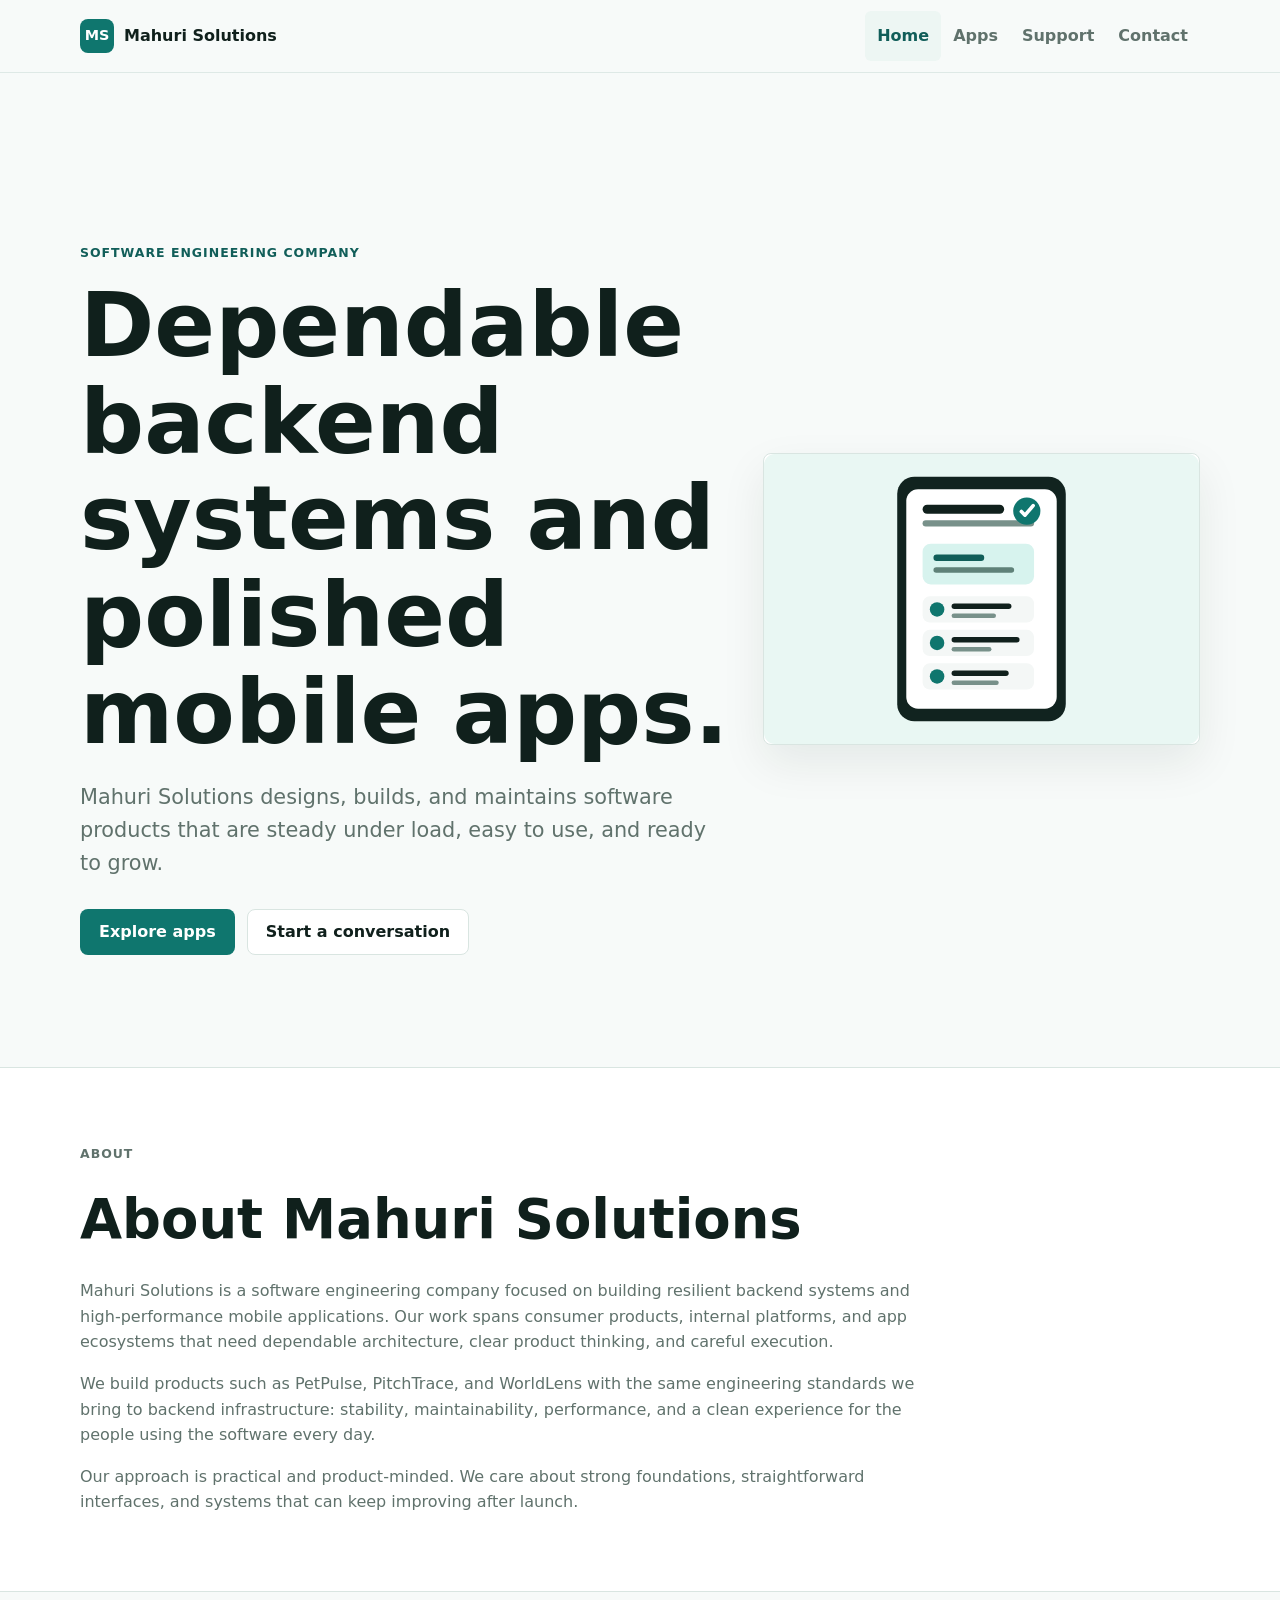
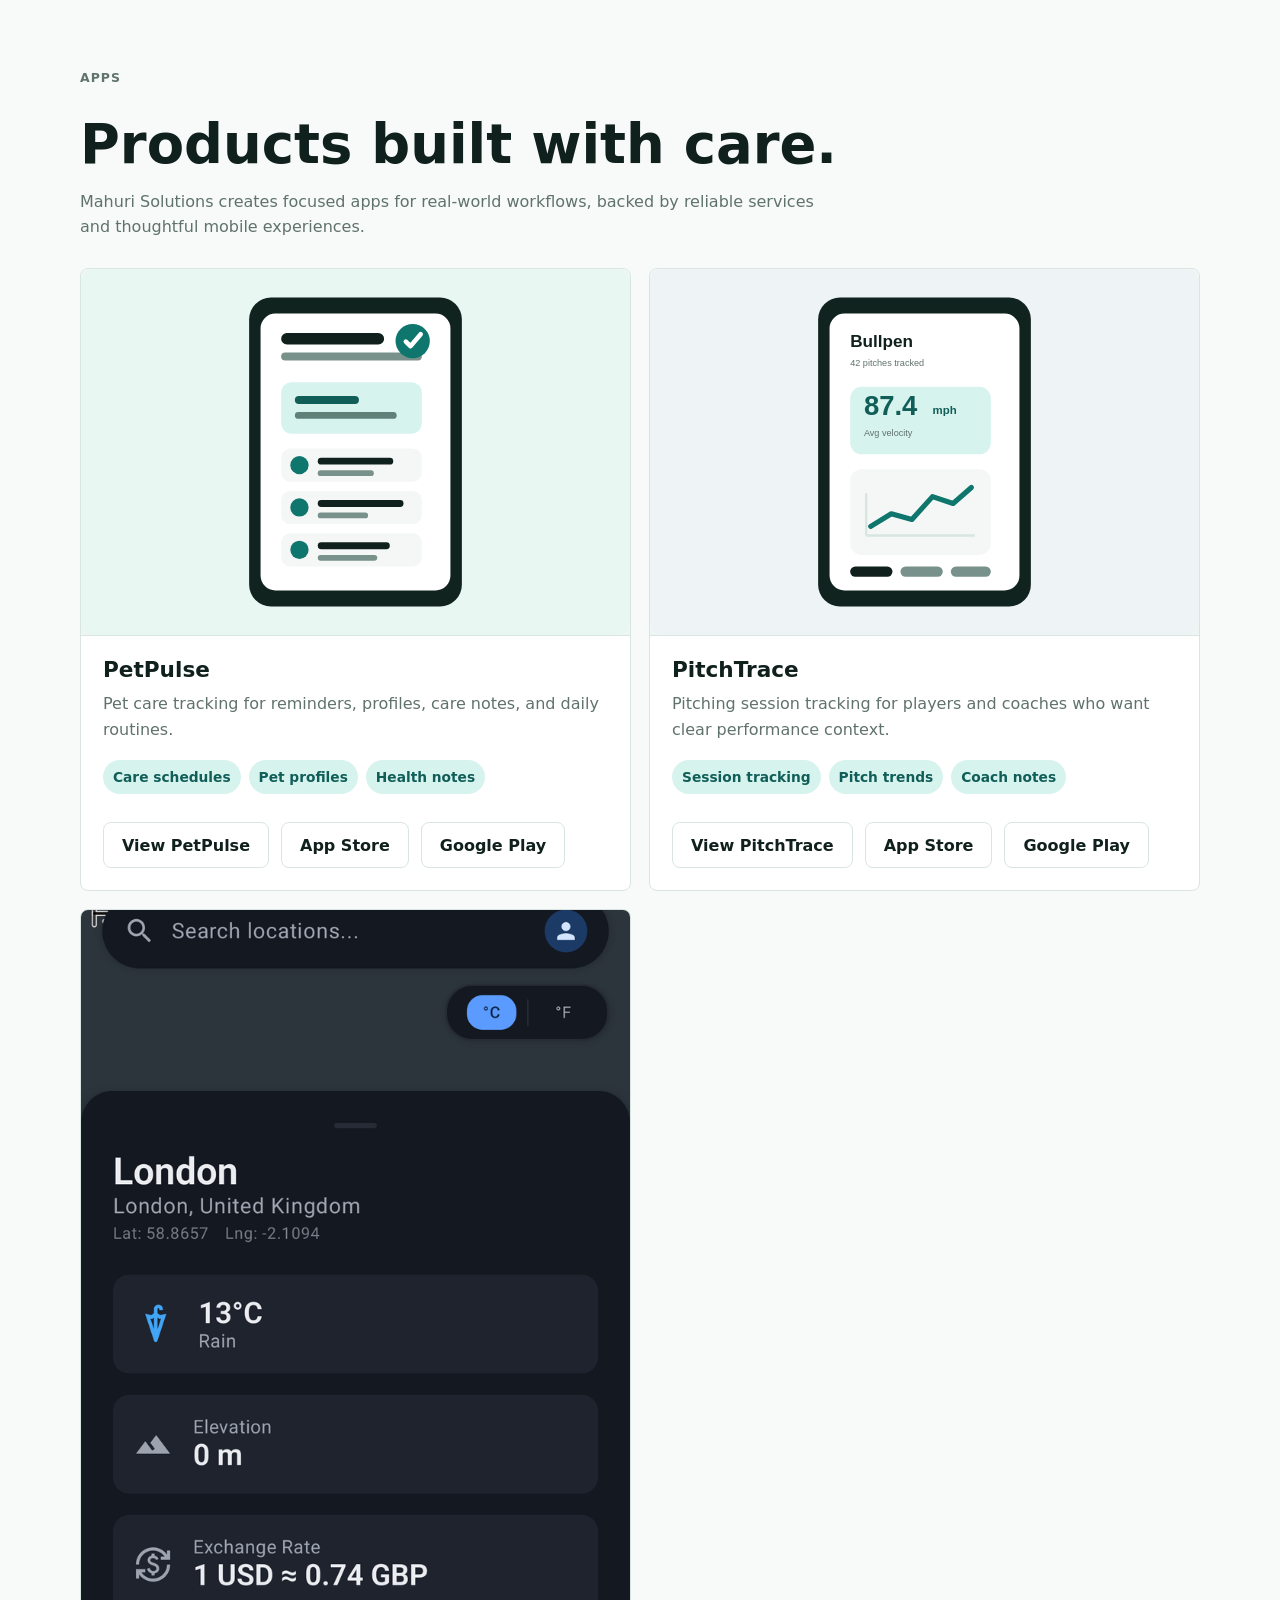
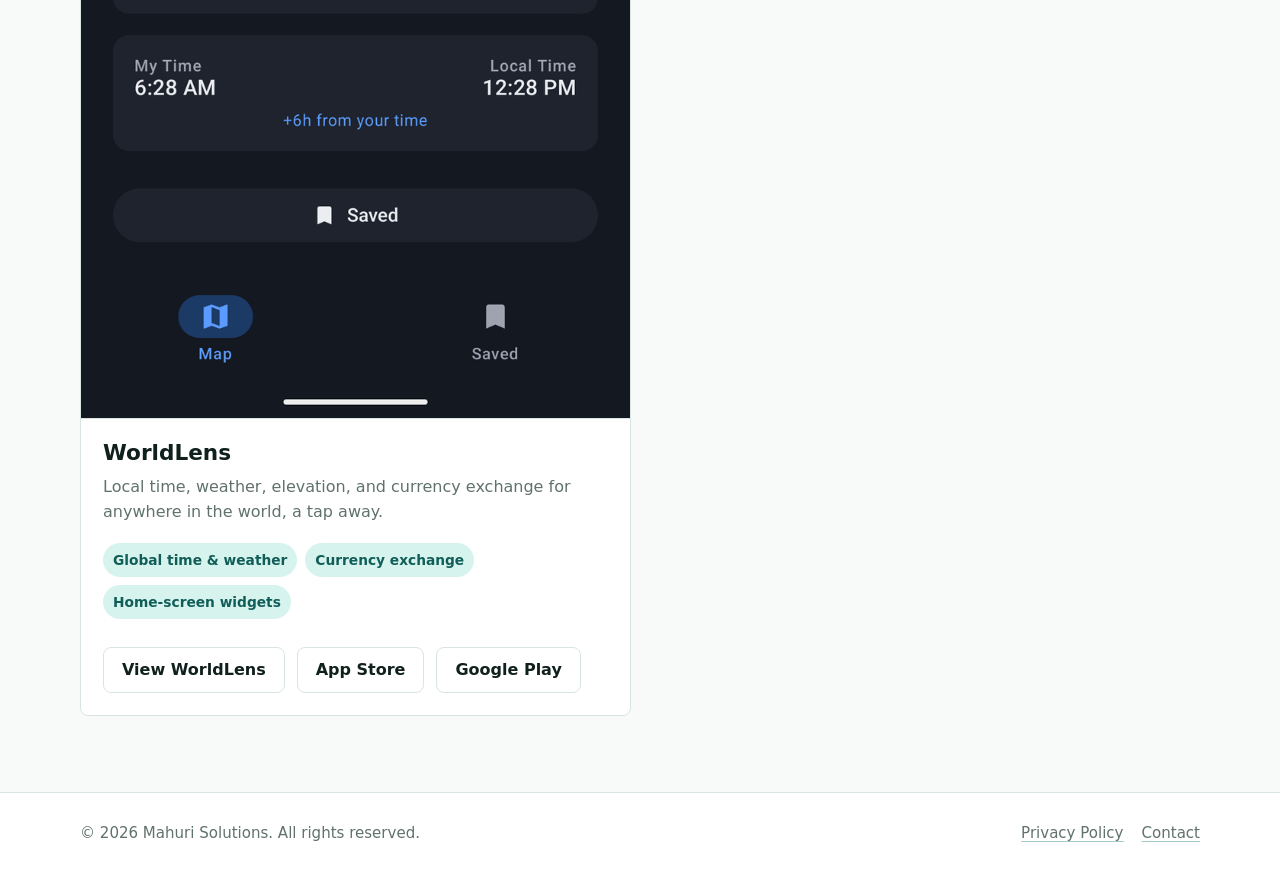
<file: index.html>
<!doctype html>
<html lang="en">
  <head>
    <meta charset="utf-8">
    <meta name="viewport" content="width=device-width, initial-scale=1">
    <meta name="description" content="Mahuri Solutions builds resilient backend systems and high-performance mobile apps, including PetPulse, PitchTrace, and WorldLens.">
    <title>Mahuri Solutions | Software engineering for dependable products</title>
    <link rel="stylesheet" href="assets/css/styles.css">
  </head>
  <body>
    <a class="skip-link" href="#main">Skip to content</a>
    <header class="site-header">
      <div class="nav-wrap">
        <a class="brand" href="index.html" aria-label="Mahuri Solutions home">
          <span class="brand-mark">MS</span>
          <span>Mahuri Solutions</span>
        </a>
        <button class="nav-toggle" type="button" aria-label="Toggle navigation" aria-expanded="false" data-nav-toggle><span></span></button>
        <nav class="nav-links" aria-label="Primary navigation" data-nav-links>
          <a href="index.html" aria-current="page">Home</a>
          <a href="#apps">Apps</a>
          <a href="support/index.html">Support</a>
          <a href="contact/index.html">Contact</a>
        </nav>
      </div>
    </header>

    <main id="main">
      <section class="hero">
        <div class="section hero-grid">
          <div>
            <p class="eyebrow">Software engineering company</p>
            <h1>Dependable backend systems and polished mobile apps.</h1>
            <p class="lead">Mahuri Solutions designs, builds, and maintains software products that are steady under load, easy to use, and ready to grow.</p>
            <div class="hero-actions">
              <a class="button primary" href="#apps">Explore apps</a>
              <a class="button secondary" href="contact/index.html">Start a conversation</a>
            </div>
          </div>
          <div class="hero-panel" aria-label="Mahuri Solutions mobile app previews">
            <img src="assets/img/petpulse-dashboard.svg" alt="PetPulse mobile care dashboard preview" width="960" height="640" loading="eager">
          </div>
        </div>
      </section>

      <section class="band">
        <div class="section">
          <div class="section-header">
            <p class="eyebrow">About</p>
            <h2>About Mahuri Solutions</h2>
          </div>
          <div class="text-block">
            <p>Mahuri Solutions is a software engineering company focused on building resilient backend systems and high-performance mobile applications. Our work spans consumer products, internal platforms, and app ecosystems that need dependable architecture, clear product thinking, and careful execution.</p>
            <p>We build products such as PetPulse, PitchTrace, and WorldLens with the same engineering standards we bring to backend infrastructure: stability, maintainability, performance, and a clean experience for the people using the software every day.</p>
            <p>Our approach is practical and product-minded. We care about strong foundations, straightforward interfaces, and systems that can keep improving after launch.</p>
          </div>
        </div>
      </section>

      <section class="section" id="apps">
        <div class="section-header">
          <p class="eyebrow">Apps</p>
          <h2>Products built with care.</h2>
          <p>Mahuri Solutions creates focused apps for real-world workflows, backed by reliable services and thoughtful mobile experiences.</p>
        </div>
        <div class="app-grid">
          <article class="app-card">
            <img src="assets/img/petpulse-dashboard.svg" alt="PetPulse dashboard screenshot preview" width="960" height="640" loading="lazy">
            <div class="app-card-body">
              <h3>PetPulse</h3>
              <p>Pet care tracking for reminders, profiles, care notes, and daily routines.</p>
              <ul class="tag-list" aria-label="PetPulse features">
                <li>Care schedules</li>
                <li>Pet profiles</li>
                <li>Health notes</li>
              </ul>
              <div class="store-links">
                <a class="store-badge" href="apps/petpulse/index.html">View PetPulse</a>
                <a class="store-badge" href="#" aria-label="PetPulse on the App Store">App Store</a>
                <a class="store-badge" href="#" aria-label="PetPulse on Google Play">Google Play</a>
              </div>
            </div>
          </article>

          <article class="app-card">
            <img src="assets/img/pitchtrace-analytics.svg" alt="PitchTrace analytics screenshot preview" width="960" height="640" loading="lazy">
            <div class="app-card-body">
              <h3>PitchTrace</h3>
              <p>Pitching session tracking for players and coaches who want clear performance context.</p>
              <ul class="tag-list" aria-label="PitchTrace features">
                <li>Session tracking</li>
                <li>Pitch trends</li>
                <li>Coach notes</li>
              </ul>
              <div class="store-links">
                <a class="store-badge" href="apps/pitchtrace/index.html">View PitchTrace</a>
                <a class="store-badge" href="#" aria-label="PitchTrace on the App Store">App Store</a>
                <a class="store-badge" href="#" aria-label="PitchTrace on Google Play">Google Play</a>
              </div>
            </div>
          </article>

          <article class="app-card">
            <img src="assets/img/worldlens-map.png" alt="WorldLens map screenshot preview" width="720" height="1452" loading="lazy">
            <div class="app-card-body">
              <h3>WorldLens</h3>
              <p>Local time, weather, elevation, and currency exchange for anywhere in the world, a tap away.</p>
              <ul class="tag-list" aria-label="WorldLens features">
                <li>Global time &amp; weather</li>
                <li>Currency exchange</li>
                <li>Home-screen widgets</li>
              </ul>
              <div class="store-links">
                <a class="store-badge" href="apps/worldlens/index.html">View WorldLens</a>
                <a class="store-badge" href="#" aria-label="WorldLens on the App Store">App Store</a>
                <a class="store-badge" href="#" aria-label="WorldLens on Google Play">Google Play</a>
              </div>
            </div>
          </article>
        </div>
      </section>
    </main>

    <footer class="site-footer">
      <div class="footer-inner">
        <p>&copy; <span data-year></span> Mahuri Solutions. All rights reserved.</p>
        <div class="footer-links">
          <a href="privacy/index.html">Privacy Policy</a>
          <a href="contact/index.html">Contact</a>
        </div>
      </div>
    </footer>
    <script src="assets/js/main.js" defer></script>
  </body>
</html>
</file>
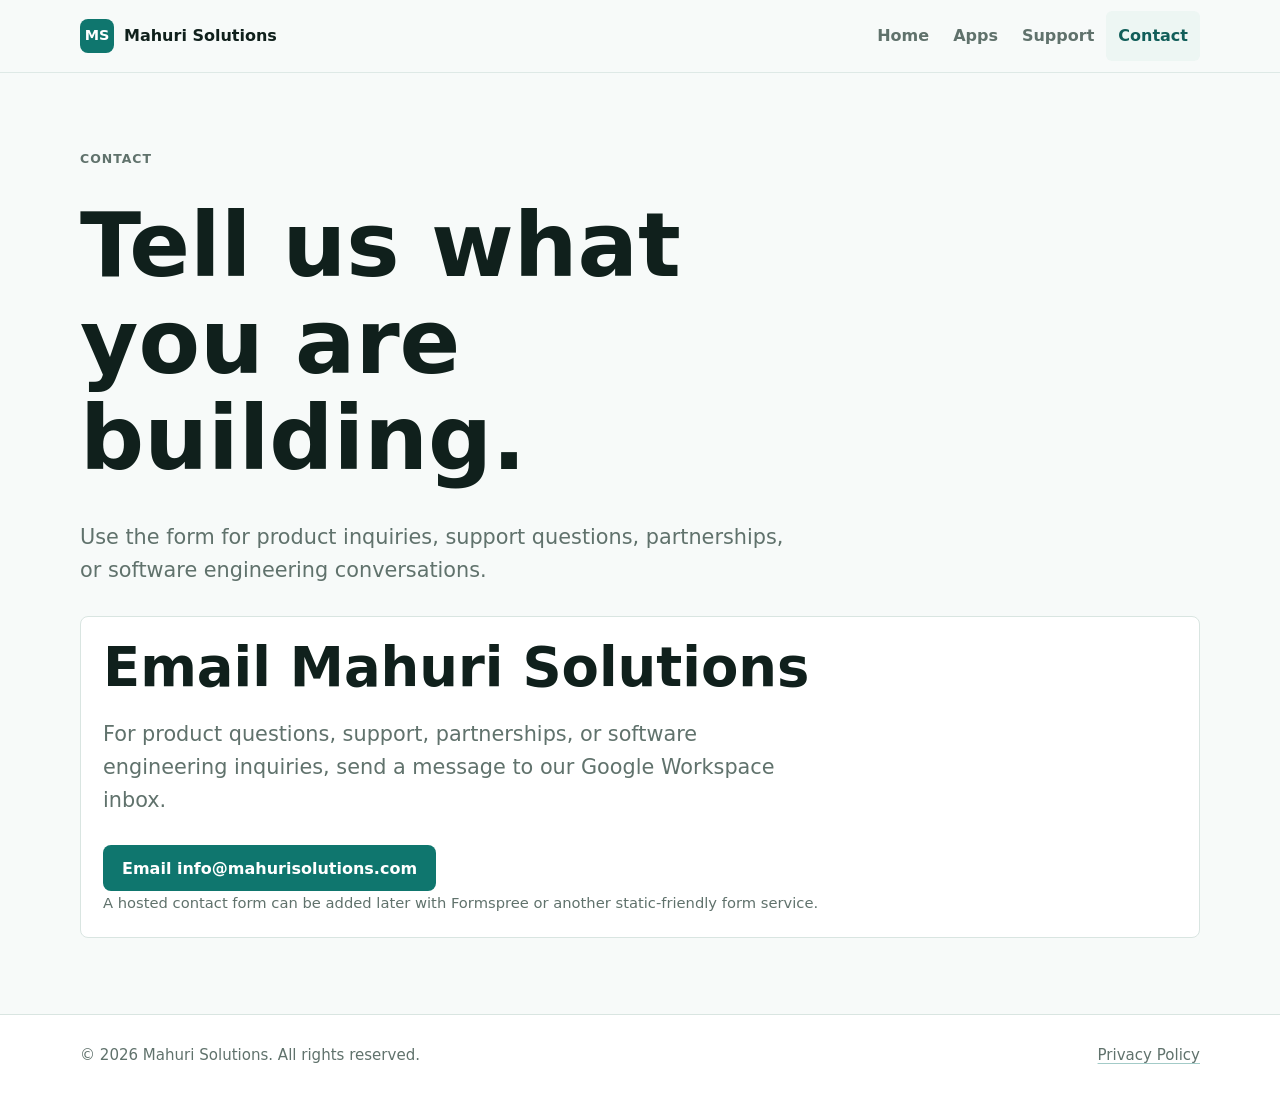
<file: contact/index.html>
<!doctype html>
<html lang="en">
  <head>
    <meta charset="utf-8">
    <meta name="viewport" content="width=device-width, initial-scale=1">
    <meta name="description" content="Contact Mahuri Solutions for software engineering, app support, or product inquiries.">
    <title>Contact | Mahuri Solutions</title>
    <link rel="stylesheet" href="../assets/css/styles.css">
  </head>
  <body>
    <a class="skip-link" href="#main">Skip to content</a>
    <header class="site-header"><div class="nav-wrap"><a class="brand" href="../index.html"><span class="brand-mark">MS</span><span>Mahuri Solutions</span></a><button class="nav-toggle" type="button" aria-label="Toggle navigation" aria-expanded="false" data-nav-toggle><span></span></button><nav class="nav-links" aria-label="Primary navigation" data-nav-links><a href="../index.html">Home</a><a href="../index.html#apps">Apps</a><a href="../support/index.html">Support</a><a href="index.html" aria-current="page">Contact</a></nav></div></header>
    <main id="main" class="section">
      <div class="section-header"><p class="eyebrow">Contact</p><h1>Tell us what you are building.</h1><p class="lead">Use the form for product inquiries, support questions, partnerships, or software engineering conversations.</p></div>
      <div class="contact-panel">
        <h2>Email Mahuri Solutions</h2>
        <p class="lead">For product questions, support, partnerships, or software engineering inquiries, send a message to our Google Workspace inbox.</p>
        <div class="button-row">
          <a class="button primary" href="mailto:info@mahurisolutions.com?subject=Mahuri%20Solutions%20Inquiry">Email info@mahurisolutions.com</a>
        </div>
        <p class="form-note">A hosted contact form can be added later with Formspree or another static-friendly form service.</p>
      </div>
    </main>
    <footer class="site-footer"><div class="footer-inner"><p>&copy; <span data-year></span> Mahuri Solutions. All rights reserved.</p><div class="footer-links"><a href="../privacy/index.html">Privacy Policy</a></div></div></footer>
    <script src="../assets/js/main.js" defer></script>
  </body>
</html>
</file>
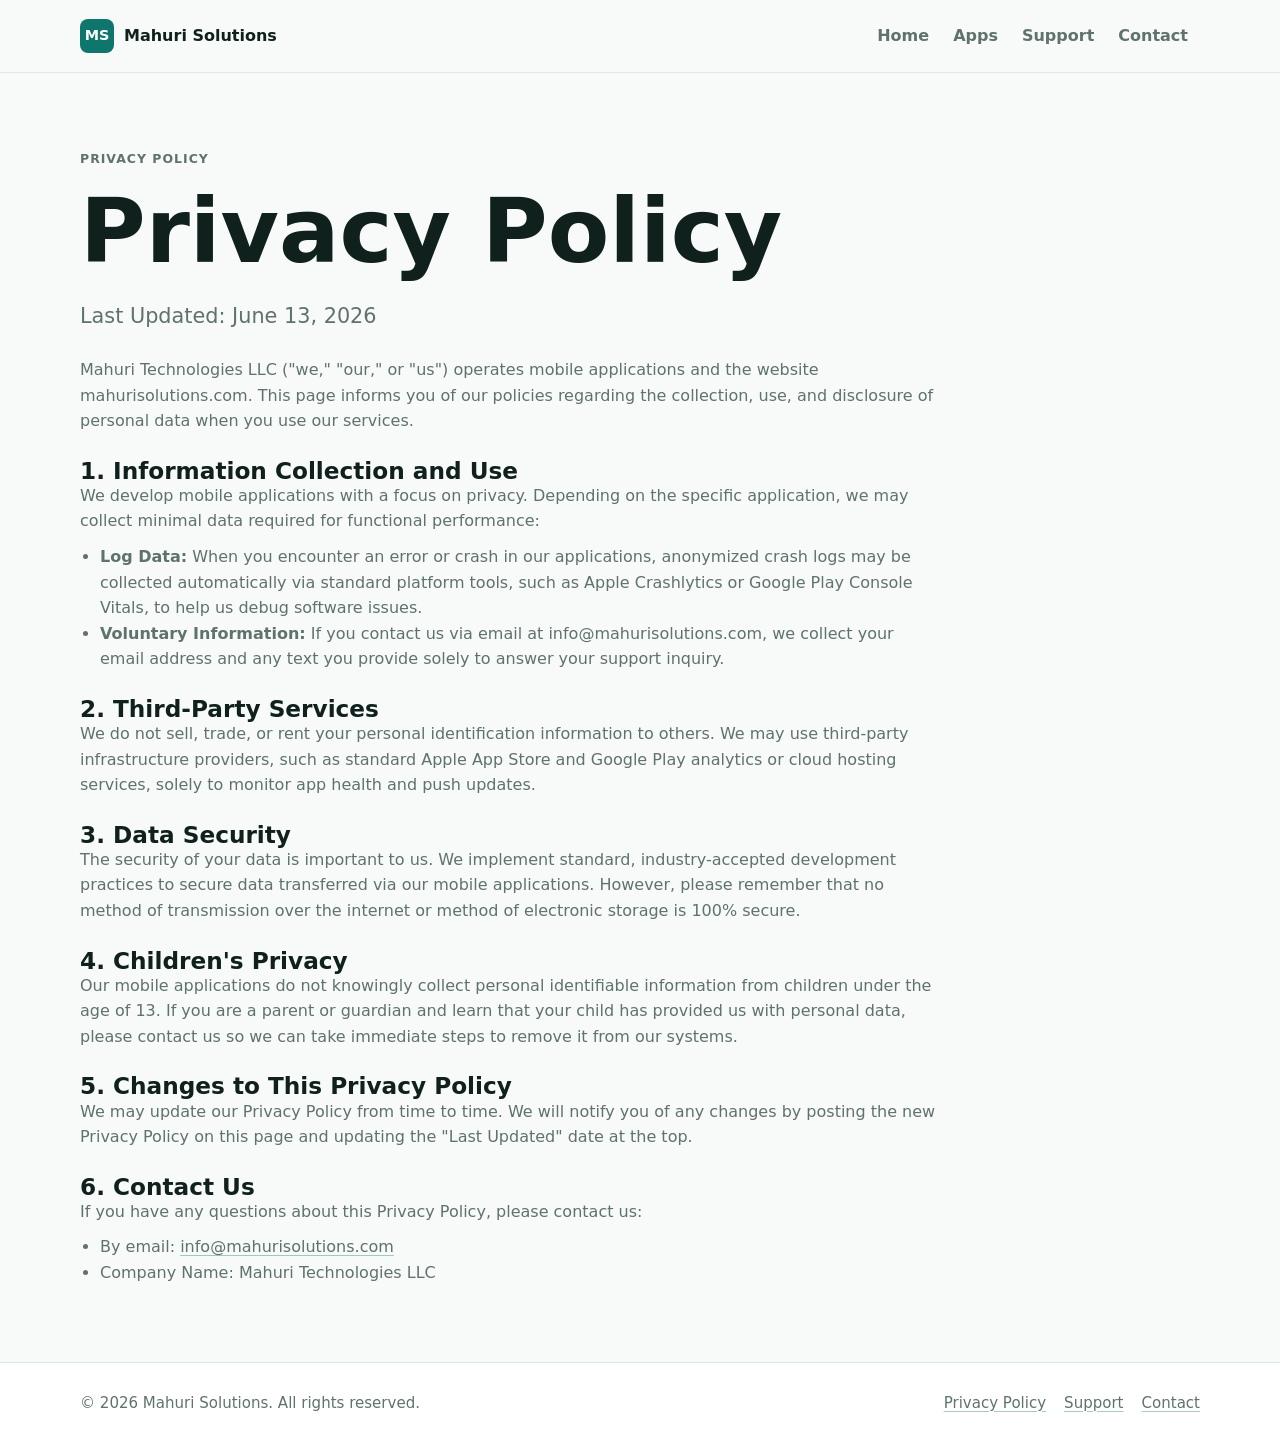
<file: privacy/index.html>
<!doctype html>
<html lang="en">
  <head>
    <meta charset="utf-8">
    <meta name="viewport" content="width=device-width, initial-scale=1">
    <meta name="description" content="Privacy policy for Mahuri Technologies LLC, Mahuri Solutions, mahurisolutions.com, and related mobile applications.">
    <title>Privacy Policy | Mahuri Solutions</title>
    <link rel="stylesheet" href="../assets/css/styles.css">
  </head>
  <body>
    <a class="skip-link" href="#main">Skip to content</a>
    <header class="site-header">
      <div class="nav-wrap">
        <a class="brand" href="../index.html"><span class="brand-mark">MS</span><span>Mahuri Solutions</span></a>
        <button class="nav-toggle" type="button" aria-label="Toggle navigation" aria-expanded="false" data-nav-toggle><span></span></button>
        <nav class="nav-links" aria-label="Primary navigation" data-nav-links>
          <a href="../index.html">Home</a>
          <a href="../index.html#apps">Apps</a>
          <a href="../support/index.html">Support</a>
          <a href="../contact/index.html">Contact</a>
        </nav>
      </div>
    </header>
    <main id="main" class="section">
      <article class="policy-content">
        <header>
          <p class="eyebrow">Privacy Policy</p>
          <h1>Privacy Policy</h1>
          <p class="lead">Last Updated: June 13, 2026</p>
        </header>
        <section>
          <p>Mahuri Technologies LLC ("we," "our," or "us") operates mobile applications and the website mahurisolutions.com. This page informs you of our policies regarding the collection, use, and disclosure of personal data when you use our services.</p>
        </section>
        <section>
          <h2>1. Information Collection and Use</h2>
          <p>We develop mobile applications with a focus on privacy. Depending on the specific application, we may collect minimal data required for functional performance:</p>
          <ul>
            <li><strong>Log Data:</strong> When you encounter an error or crash in our applications, anonymized crash logs may be collected automatically via standard platform tools, such as Apple Crashlytics or Google Play Console Vitals, to help us debug software issues.</li>
            <li><strong>Voluntary Information:</strong> If you contact us via email at info@mahurisolutions.com, we collect your email address and any text you provide solely to answer your support inquiry.</li>
          </ul>
        </section>
        <section>
          <h2>2. Third-Party Services</h2>
          <p>We do not sell, trade, or rent your personal identification information to others. We may use third-party infrastructure providers, such as standard Apple App Store and Google Play analytics or cloud hosting services, solely to monitor app health and push updates.</p>
        </section>
        <section>
          <h2>3. Data Security</h2>
          <p>The security of your data is important to us. We implement standard, industry-accepted development practices to secure data transferred via our mobile applications. However, please remember that no method of transmission over the internet or method of electronic storage is 100% secure.</p>
        </section>
        <section>
          <h2>4. Children's Privacy</h2>
          <p>Our mobile applications do not knowingly collect personal identifiable information from children under the age of 13. If you are a parent or guardian and learn that your child has provided us with personal data, please contact us so we can take immediate steps to remove it from our systems.</p>
        </section>
        <section>
          <h2>5. Changes to This Privacy Policy</h2>
          <p>We may update our Privacy Policy from time to time. We will notify you of any changes by posting the new Privacy Policy on this page and updating the "Last Updated" date at the top.</p>
        </section>
        <section>
          <h2>6. Contact Us</h2>
          <p>If you have any questions about this Privacy Policy, please contact us:</p>
          <ul>
            <li>By email: <a href="mailto:info@mahurisolutions.com">info@mahurisolutions.com</a></li>
            <li>Company Name: Mahuri Technologies LLC</li>
          </ul>
        </section>
      </article>
    </main>
    <footer class="site-footer"><div class="footer-inner"><p>&copy; <span data-year></span> Mahuri Solutions. All rights reserved.</p><div class="footer-links"><a href="index.html">Privacy Policy</a><a href="../support/index.html">Support</a><a href="../contact/index.html">Contact</a></div></div></footer>
    <script src="../assets/js/main.js" defer></script>
  </body>
</html>
</file>
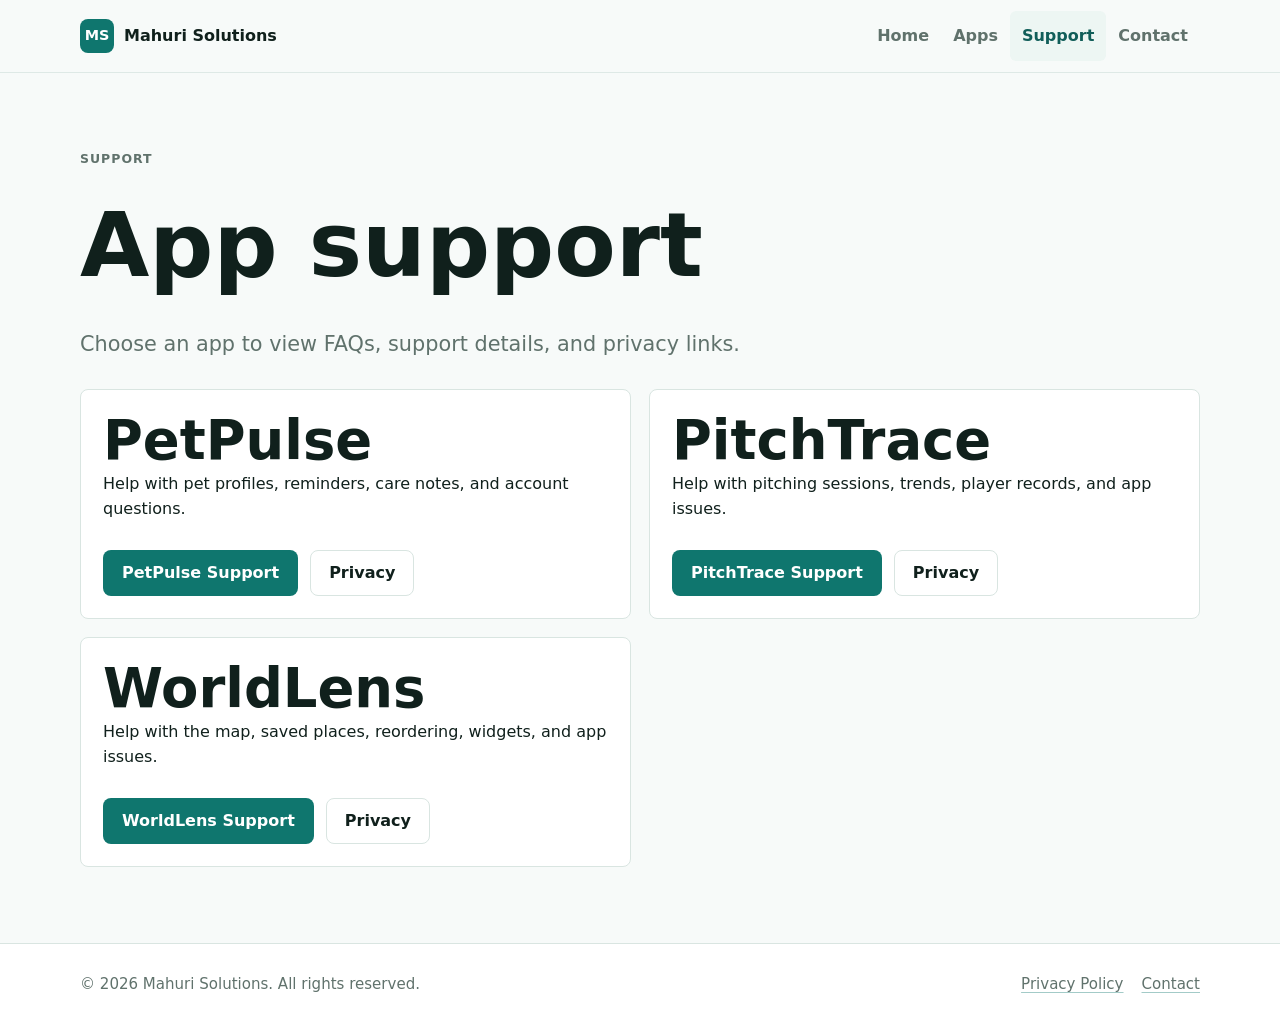
<file: support/index.html>
<!doctype html>
<html lang="en">
  <head>
    <meta charset="utf-8">
    <meta name="viewport" content="width=device-width, initial-scale=1">
    <meta name="description" content="Support hub for Mahuri Solutions apps.">
    <title>Support | Mahuri Solutions</title>
    <link rel="stylesheet" href="../assets/css/styles.css">
  </head>
  <body>
    <a class="skip-link" href="#main">Skip to content</a>
    <header class="site-header"><div class="nav-wrap"><a class="brand" href="../index.html"><span class="brand-mark">MS</span><span>Mahuri Solutions</span></a><button class="nav-toggle" type="button" aria-label="Toggle navigation" aria-expanded="false" data-nav-toggle><span></span></button><nav class="nav-links" aria-label="Primary navigation" data-nav-links><a href="../index.html">Home</a><a href="../index.html#apps">Apps</a><a href="index.html" aria-current="page">Support</a><a href="../contact/index.html">Contact</a></nav></div></header>
    <main id="main" class="section">
      <div class="section-header">
        <p class="eyebrow">Support</p>
        <h1>App support</h1>
        <p class="lead">Choose an app to view FAQs, support details, and privacy links.</p>
      </div>
      <div class="app-grid">
        <article class="policy-card">
          <h2>PetPulse</h2>
          <p>Help with pet profiles, reminders, care notes, and account questions.</p>
          <div class="button-row">
            <a class="button primary" href="petpulse/index.html">PetPulse Support</a>
            <a class="button secondary" href="../privacy/index.html">Privacy</a>
          </div>
        </article>
        <article class="policy-card">
          <h2>PitchTrace</h2>
          <p>Help with pitching sessions, trends, player records, and app issues.</p>
          <div class="button-row">
            <a class="button primary" href="pitchtrace/index.html">PitchTrace Support</a>
            <a class="button secondary" href="../privacy/index.html">Privacy</a>
          </div>
        </article>
        <article class="policy-card">
          <h2>WorldLens</h2>
          <p>Help with the map, saved places, reordering, widgets, and app issues.</p>
          <div class="button-row">
            <a class="button primary" href="worldlens/index.html">WorldLens Support</a>
            <a class="button secondary" href="../privacy/index.html">Privacy</a>
          </div>
        </article>
      </div>
    </main>
    <footer class="site-footer"><div class="footer-inner"><p>&copy; <span data-year></span> Mahuri Solutions. All rights reserved.</p><div class="footer-links"><a href="../privacy/index.html">Privacy Policy</a><a href="../contact/index.html">Contact</a></div></div></footer>
    <script src="../assets/js/main.js" defer></script>
  </body>
</html>
</file>
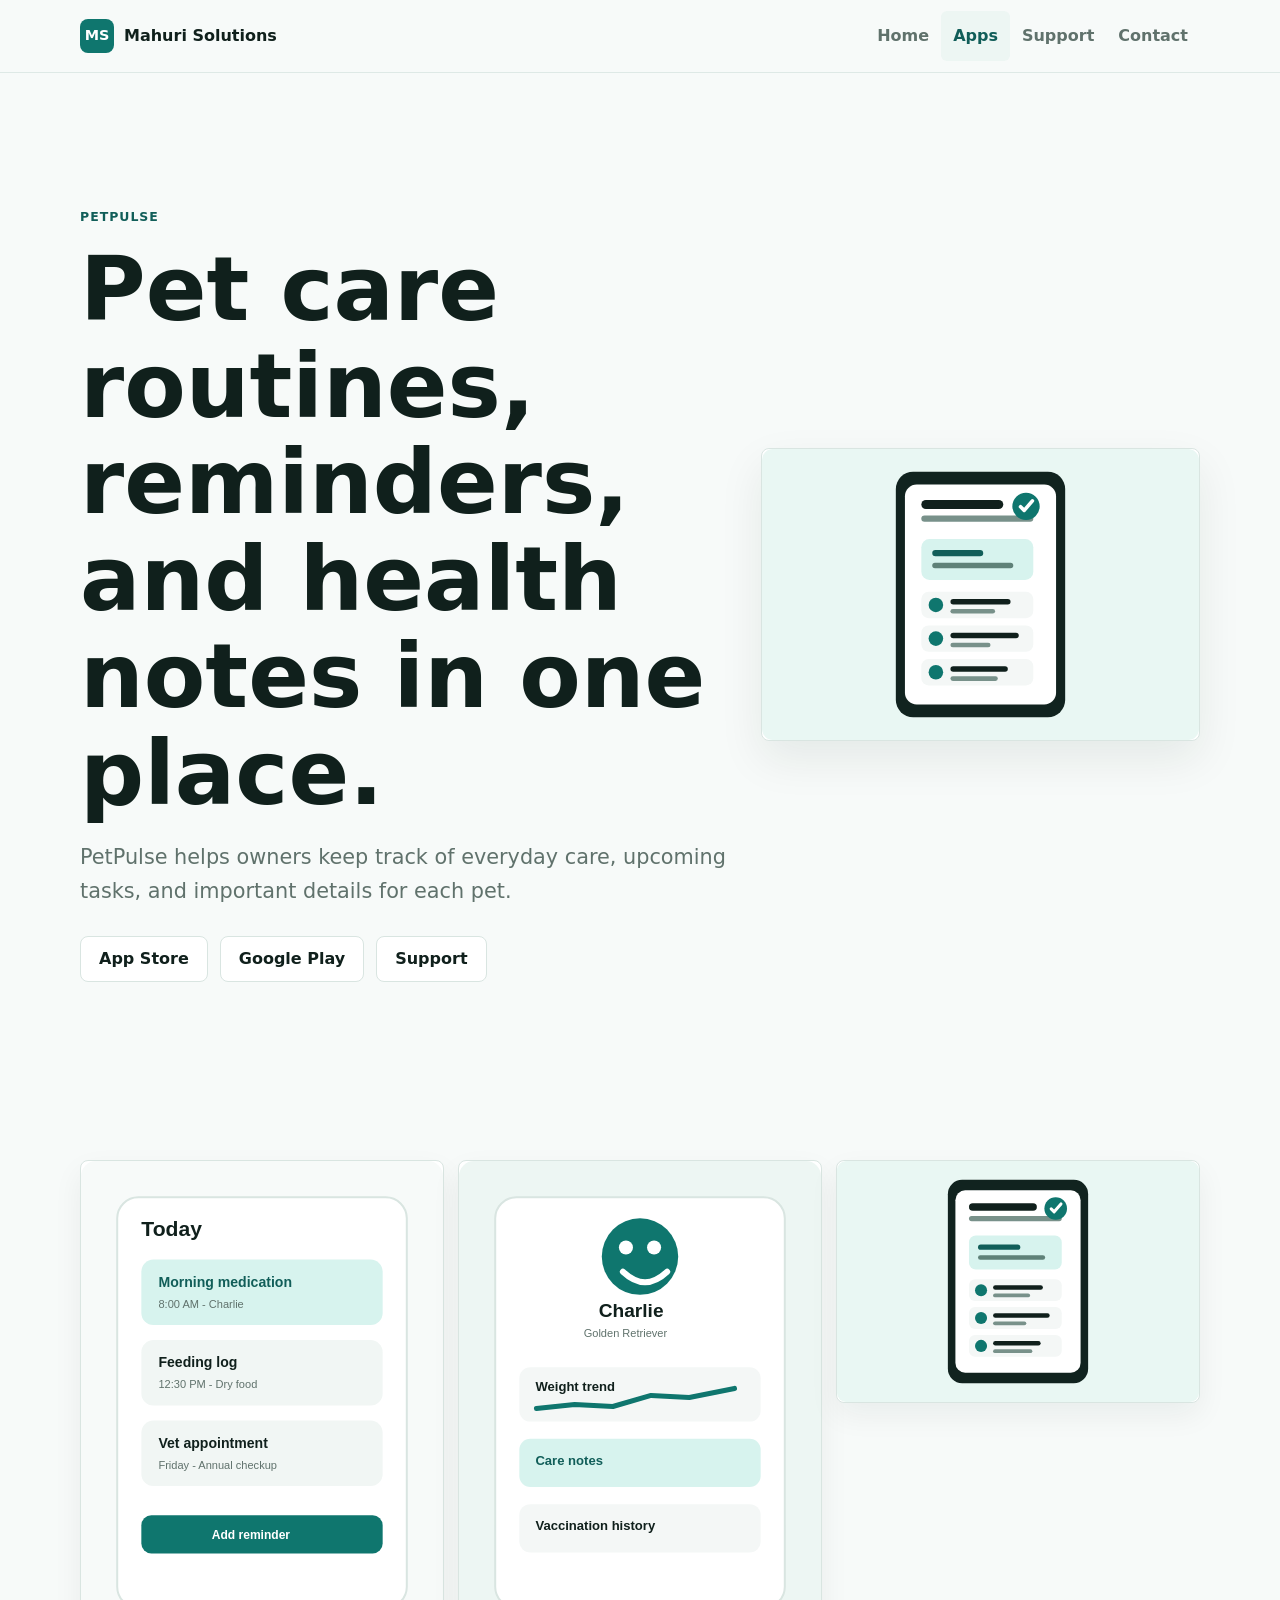
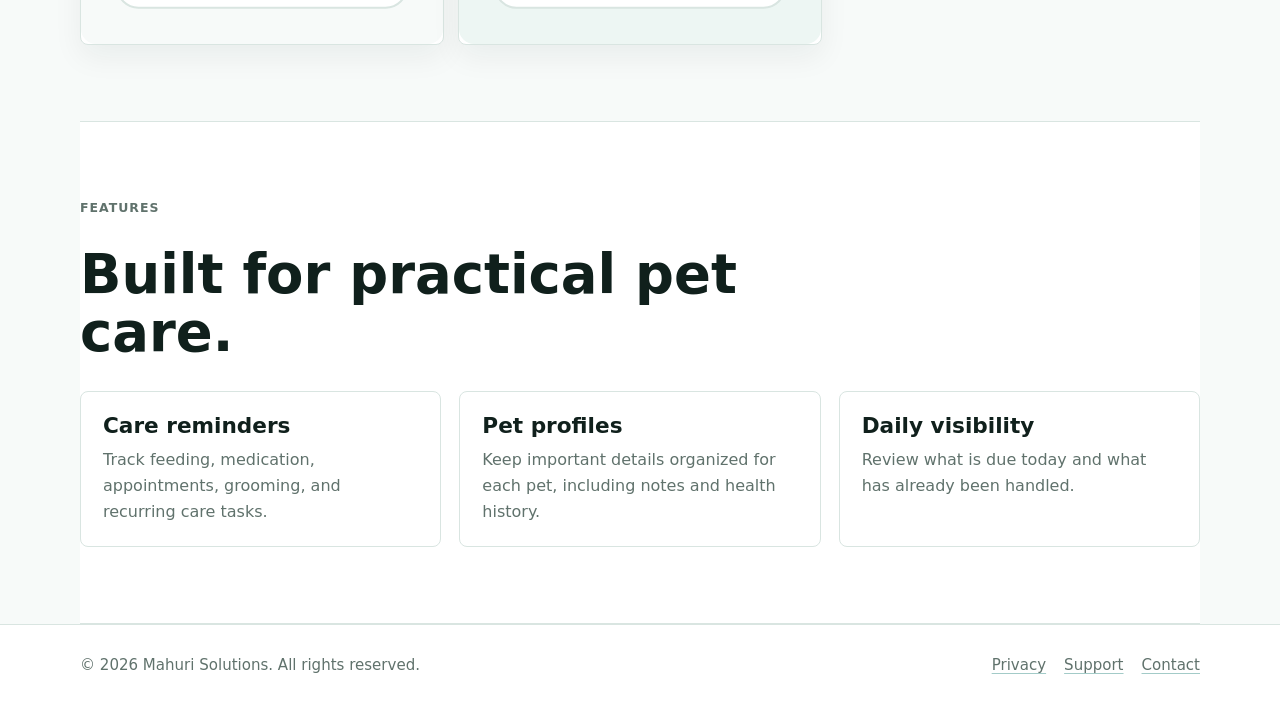
<file: apps/petpulse/index.html>
<!doctype html>
<html lang="en">
  <head>
    <meta charset="utf-8">
    <meta name="viewport" content="width=device-width, initial-scale=1">
    <meta name="description" content="PetPulse by Mahuri Solutions helps pet owners track care routines, reminders, health notes, and profiles.">
    <title>PetPulse | Mahuri Solutions</title>
    <link rel="stylesheet" href="../../assets/css/styles.css">
  </head>
  <body>
    <a class="skip-link" href="#main">Skip to content</a>
    <header class="site-header">
      <div class="nav-wrap">
        <a class="brand" href="../../index.html"><span class="brand-mark">MS</span><span>Mahuri Solutions</span></a>
        <button class="nav-toggle" type="button" aria-label="Toggle navigation" aria-expanded="false" data-nav-toggle><span></span></button>
        <nav class="nav-links" aria-label="Primary navigation" data-nav-links>
          <a href="../../index.html">Home</a>
          <a href="../../index.html#apps" aria-current="page">Apps</a>
          <a href="../../support/petpulse/index.html">Support</a>
          <a href="../../contact/index.html">Contact</a>
        </nav>
      </div>
    </header>
    <main id="main">
      <section class="app-hero">
        <div class="section app-detail-grid">
          <div>
            <p class="eyebrow">PetPulse</p>
            <h1>Pet care routines, reminders, and health notes in one place.</h1>
            <p class="lead">PetPulse helps owners keep track of everyday care, upcoming tasks, and important details for each pet.</p>
            <div class="store-links">
              <a class="store-badge" href="#">App Store</a>
              <a class="store-badge" href="#">Google Play</a>
              <a class="store-badge" href="../../support/petpulse/index.html">Support</a>
            </div>
          </div>
          <div class="hero-panel">
            <img src="../../assets/img/petpulse-dashboard.svg" alt="PetPulse dashboard preview" width="960" height="640" loading="eager">
          </div>
        </div>
      </section>
      <section class="section">
        <div class="screenshot-strip">
          <img src="../../assets/img/petpulse-reminders.svg" alt="PetPulse reminder schedule screen" width="720" height="960" loading="lazy">
          <img src="../../assets/img/petpulse-profile.svg" alt="PetPulse pet profile screen" width="720" height="960" loading="lazy">
          <img src="../../assets/img/petpulse-dashboard.svg" alt="PetPulse care dashboard screen" width="960" height="640" loading="lazy">
        </div>
      </section>
      <section class="section band">
        <div class="section-header">
          <p class="eyebrow">Features</p>
          <h2>Built for practical pet care.</h2>
        </div>
        <div class="feature-grid">
          <article class="feature-card"><h3>Care reminders</h3><p>Track feeding, medication, appointments, grooming, and recurring care tasks.</p></article>
          <article class="feature-card"><h3>Pet profiles</h3><p>Keep important details organized for each pet, including notes and health history.</p></article>
          <article class="feature-card"><h3>Daily visibility</h3><p>Review what is due today and what has already been handled.</p></article>
        </div>
      </section>
    </main>
    <footer class="site-footer"><div class="footer-inner"><p>&copy; <span data-year></span> Mahuri Solutions. All rights reserved.</p><div class="footer-links"><a href="../../privacy/index.html">Privacy</a><a href="../../support/petpulse/index.html">Support</a><a href="../../contact/index.html">Contact</a></div></div></footer>
    <script src="../../assets/js/main.js" defer></script>
  </body>
</html>
</file>
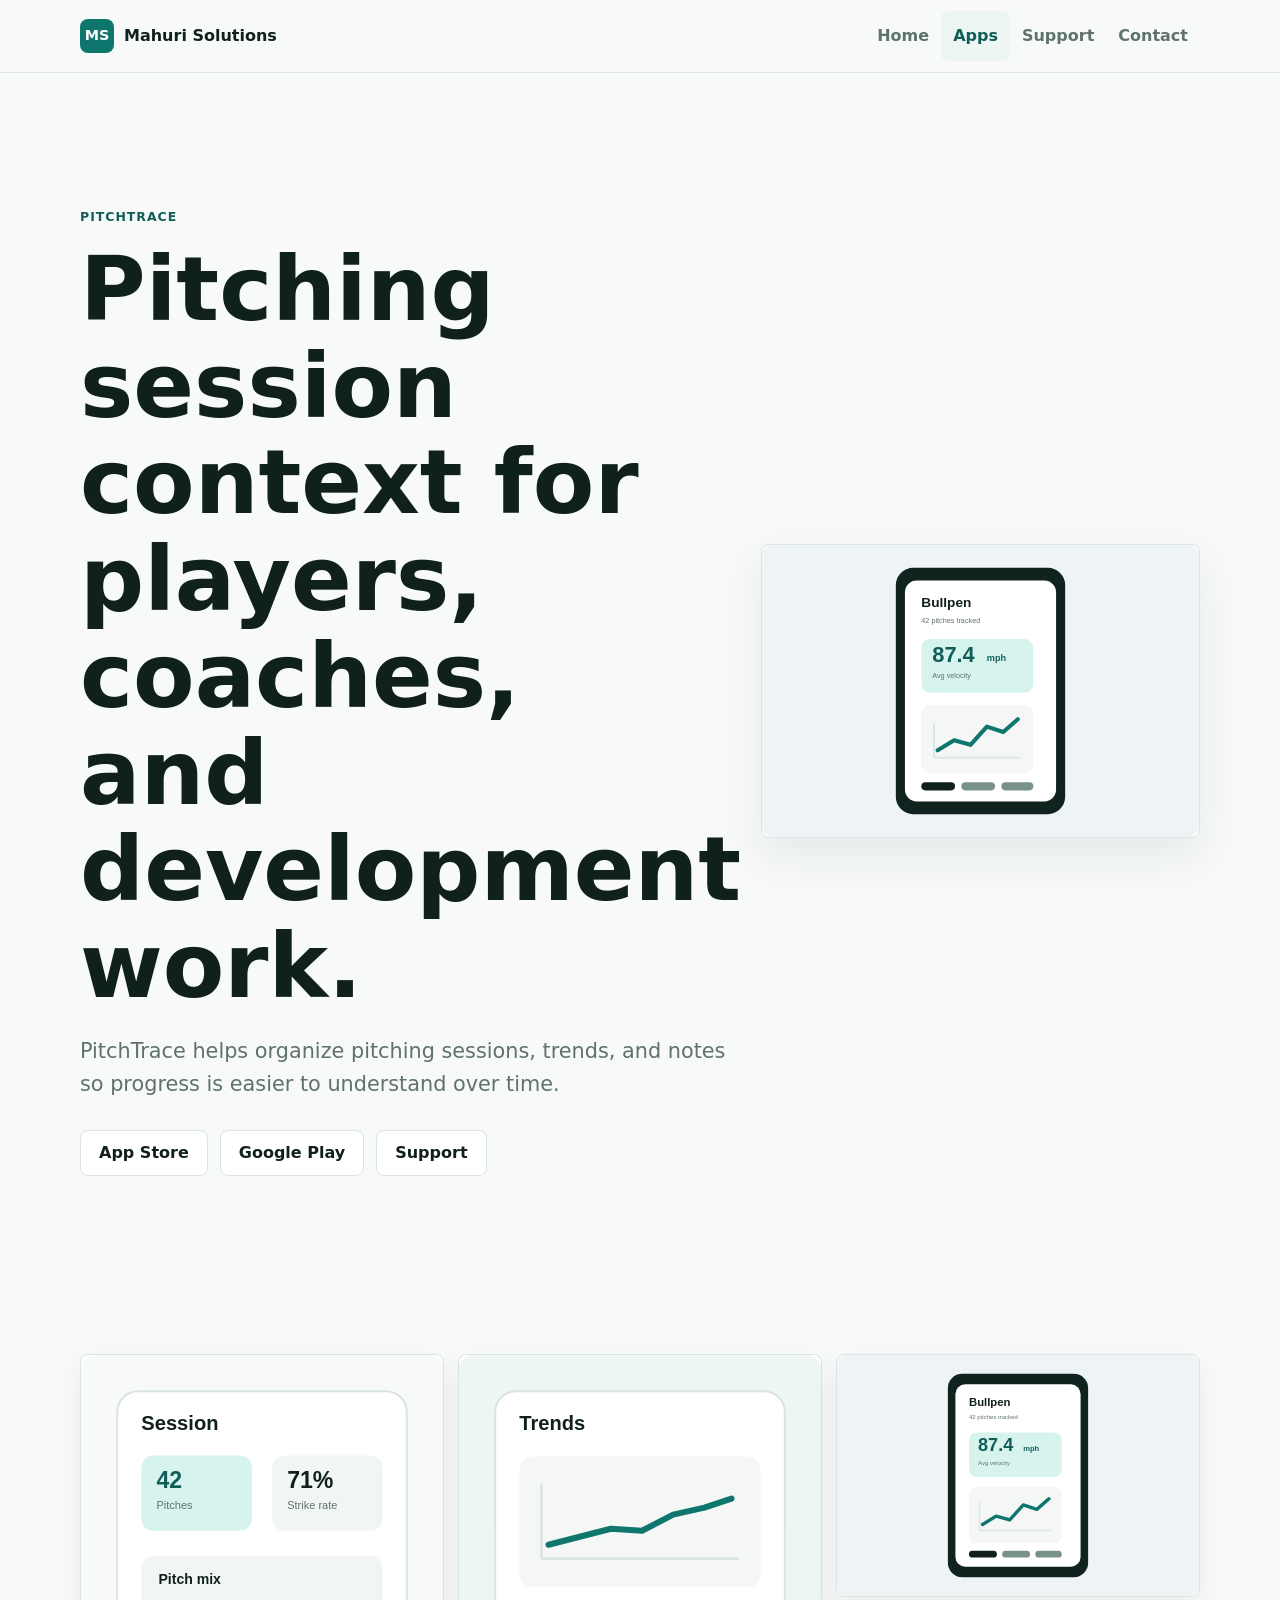
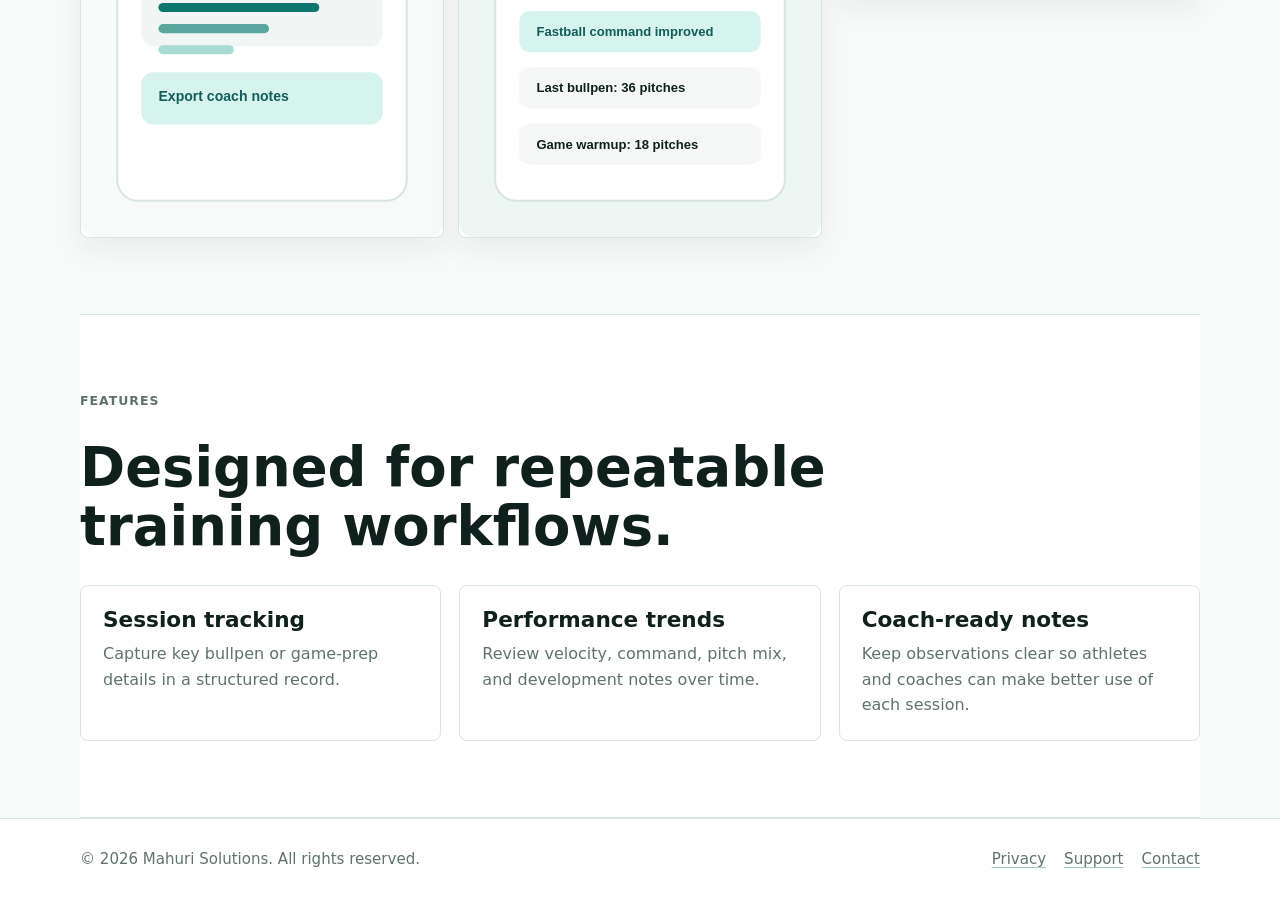
<file: apps/pitchtrace/index.html>
<!doctype html>
<html lang="en">
  <head>
    <meta charset="utf-8">
    <meta name="viewport" content="width=device-width, initial-scale=1">
    <meta name="description" content="PitchTrace by Mahuri Solutions tracks pitching sessions, trends, and coach-ready notes.">
    <title>PitchTrace | Mahuri Solutions</title>
    <link rel="stylesheet" href="../../assets/css/styles.css">
  </head>
  <body>
    <a class="skip-link" href="#main">Skip to content</a>
    <header class="site-header"><div class="nav-wrap"><a class="brand" href="../../index.html"><span class="brand-mark">MS</span><span>Mahuri Solutions</span></a><button class="nav-toggle" type="button" aria-label="Toggle navigation" aria-expanded="false" data-nav-toggle><span></span></button><nav class="nav-links" aria-label="Primary navigation" data-nav-links><a href="../../index.html">Home</a><a href="../../index.html#apps" aria-current="page">Apps</a><a href="../../support/pitchtrace/index.html">Support</a><a href="../../contact/index.html">Contact</a></nav></div></header>
    <main id="main">
      <section class="app-hero">
        <div class="section app-detail-grid">
          <div>
            <p class="eyebrow">PitchTrace</p>
            <h1>Pitching session context for players, coaches, and development work.</h1>
            <p class="lead">PitchTrace helps organize pitching sessions, trends, and notes so progress is easier to understand over time.</p>
            <div class="store-links"><a class="store-badge" href="#">App Store</a><a class="store-badge" href="#">Google Play</a><a class="store-badge" href="../../support/pitchtrace/index.html">Support</a></div>
          </div>
          <div class="hero-panel"><img src="../../assets/img/pitchtrace-analytics.svg" alt="PitchTrace analytics dashboard preview" width="960" height="640" loading="eager"></div>
        </div>
      </section>
      <section class="section">
        <div class="screenshot-strip">
          <img src="../../assets/img/pitchtrace-session.svg" alt="PitchTrace session summary screen" width="720" height="960" loading="lazy">
          <img src="../../assets/img/pitchtrace-history.svg" alt="PitchTrace trend history screen" width="720" height="960" loading="lazy">
          <img src="../../assets/img/pitchtrace-analytics.svg" alt="PitchTrace analytics screen" width="960" height="640" loading="lazy">
        </div>
      </section>
      <section class="section band">
        <div class="section-header"><p class="eyebrow">Features</p><h2>Designed for repeatable training workflows.</h2></div>
        <div class="feature-grid">
          <article class="feature-card"><h3>Session tracking</h3><p>Capture key bullpen or game-prep details in a structured record.</p></article>
          <article class="feature-card"><h3>Performance trends</h3><p>Review velocity, command, pitch mix, and development notes over time.</p></article>
          <article class="feature-card"><h3>Coach-ready notes</h3><p>Keep observations clear so athletes and coaches can make better use of each session.</p></article>
        </div>
      </section>
    </main>
    <footer class="site-footer"><div class="footer-inner"><p>&copy; <span data-year></span> Mahuri Solutions. All rights reserved.</p><div class="footer-links"><a href="../../privacy/index.html">Privacy</a><a href="../../support/pitchtrace/index.html">Support</a><a href="../../contact/index.html">Contact</a></div></div></footer>
    <script src="../../assets/js/main.js" defer></script>
  </body>
</html>
</file>
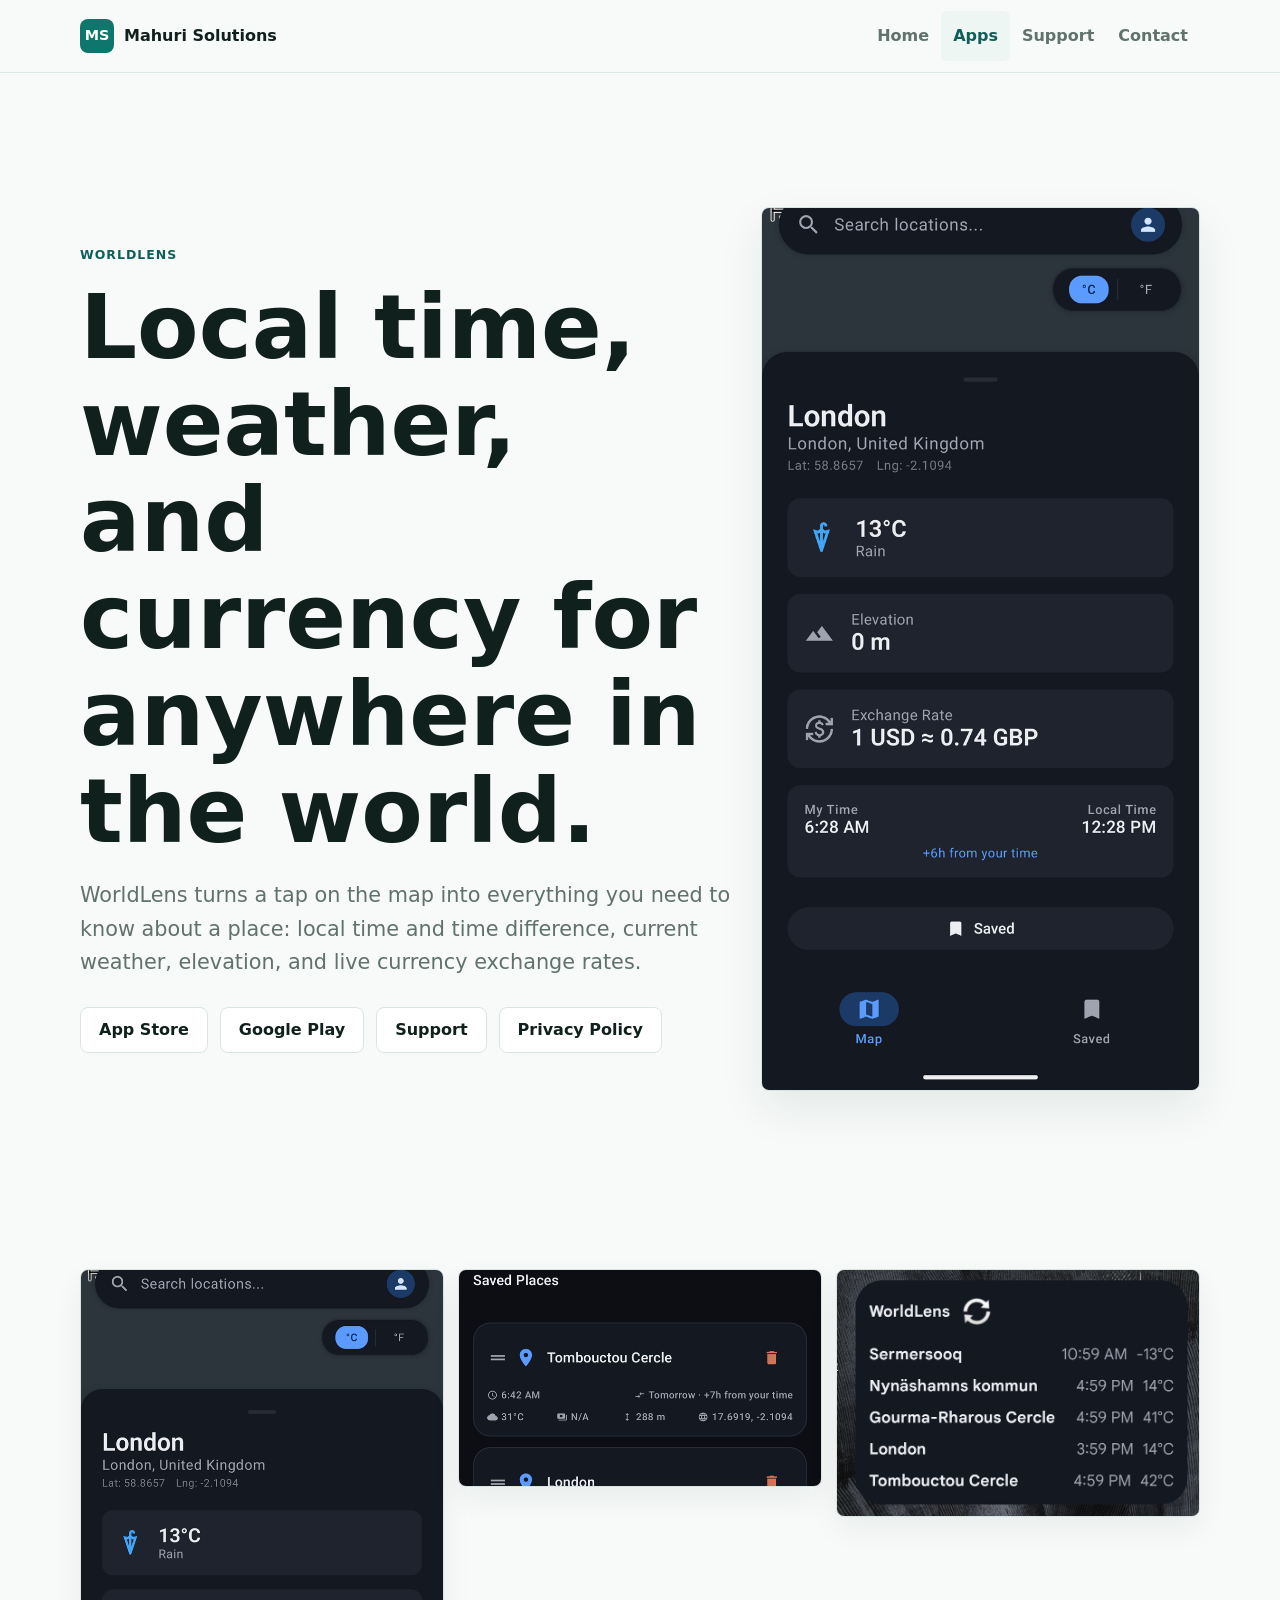
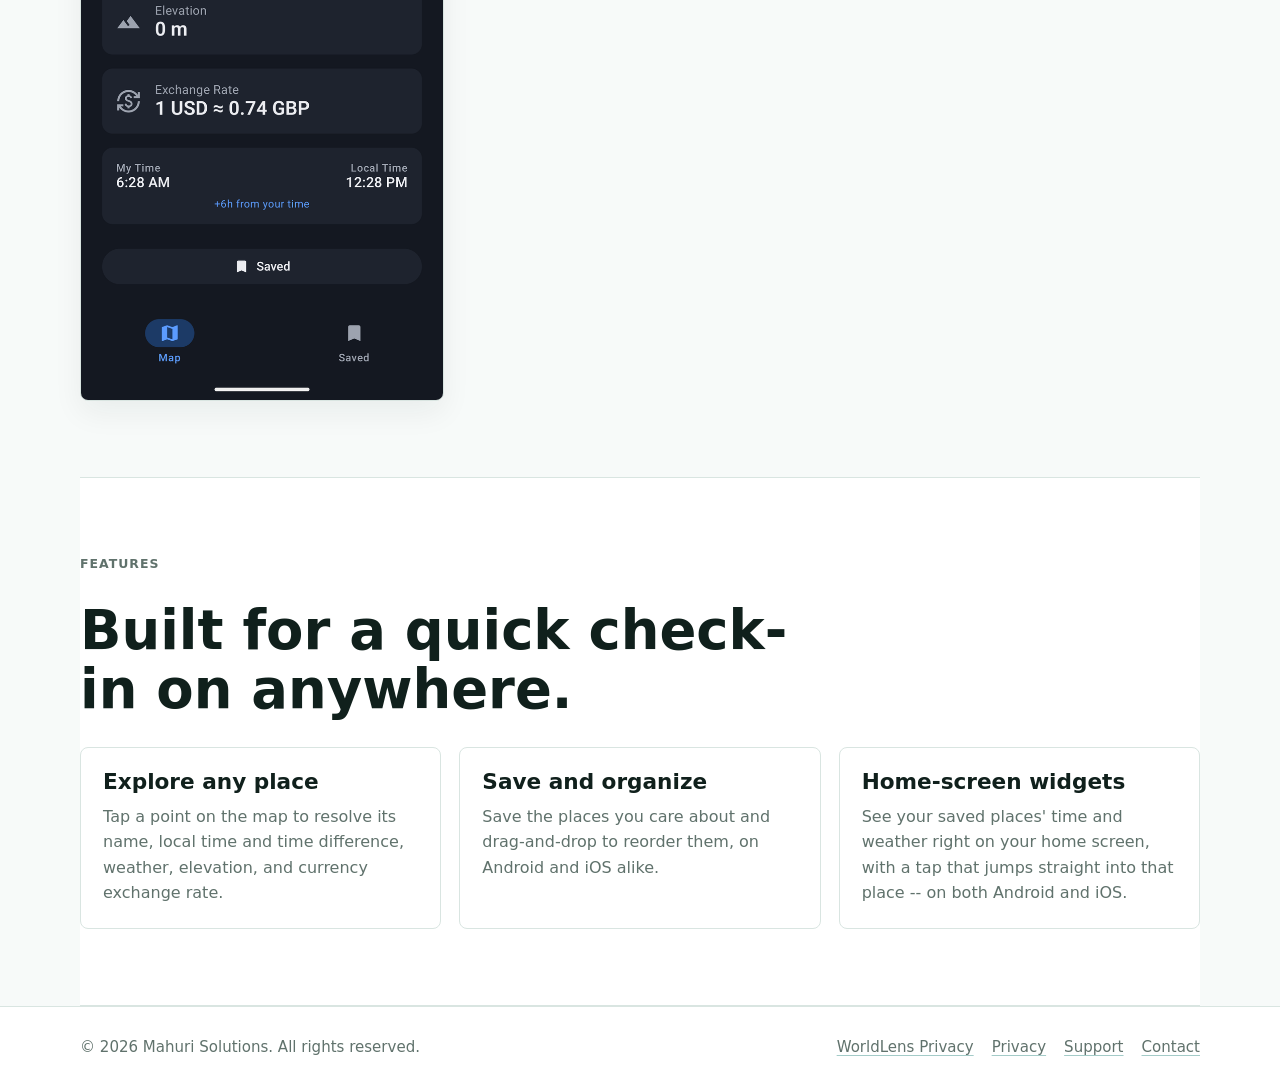
<file: apps/worldlens/index.html>
<!doctype html>
<html lang="en">
  <head>
    <meta charset="utf-8">
    <meta name="viewport" content="width=device-width, initial-scale=1">
    <meta name="description" content="WorldLens by Mahuri Solutions shows live local time, weather, and currency exchange for any place on the map, with home-screen widgets on Android and iOS.">
    <title>WorldLens | Mahuri Solutions</title>
    <link rel="stylesheet" href="../../assets/css/styles.css">
  </head>
  <body>
    <a class="skip-link" href="#main">Skip to content</a>
    <header class="site-header">
      <div class="nav-wrap">
        <a class="brand" href="../../index.html"><span class="brand-mark">MS</span><span>Mahuri Solutions</span></a>
        <button class="nav-toggle" type="button" aria-label="Toggle navigation" aria-expanded="false" data-nav-toggle><span></span></button>
        <nav class="nav-links" aria-label="Primary navigation" data-nav-links>
          <a href="../../index.html">Home</a>
          <a href="../../index.html#apps" aria-current="page">Apps</a>
          <a href="../../support/worldlens/index.html">Support</a>
          <a href="../../contact/index.html">Contact</a>
        </nav>
      </div>
    </header>
    <main id="main">
      <section class="app-hero">
        <div class="section app-detail-grid">
          <div>
            <p class="eyebrow">WorldLens</p>
            <h1>Local time, weather, and currency for anywhere in the world.</h1>
            <p class="lead">WorldLens turns a tap on the map into everything you need to know about a place: local time and time difference, current weather, elevation, and live currency exchange rates.</p>
            <div class="store-links">
              <a class="store-badge" href="#">App Store</a>
              <a class="store-badge" href="#">Google Play</a>
              <a class="store-badge" href="../../support/worldlens/index.html">Support</a>
              <a class="store-badge" href="privacy/index.html">Privacy Policy</a>
            </div>
          </div>
          <div class="hero-panel">
            <img src="../../assets/img/worldlens-map.png" alt="WorldLens map screen showing local time, weather, elevation, and exchange rate for London" width="720" height="1452" loading="eager">
          </div>
        </div>
      </section>
      <section class="section">
        <div class="screenshot-strip">
          <img src="../../assets/img/worldlens-map.png" alt="WorldLens location detail card" width="720" height="1452" loading="lazy">
          <img src="../../assets/img/worldlens-saved.png" alt="WorldLens Saved Places screen with drag-to-reorder handles" width="720" height="430" loading="lazy">
          <img src="../../assets/img/worldlens-widget.png" alt="WorldLens home-screen widget showing five saved places" width="800" height="545" loading="lazy">
        </div>
      </section>
      <section class="section band">
        <div class="section-header">
          <p class="eyebrow">Features</p>
          <h2>Built for a quick check-in on anywhere.</h2>
        </div>
        <div class="feature-grid">
          <article class="feature-card"><h3>Explore any place</h3><p>Tap a point on the map to resolve its name, local time and time difference, weather, elevation, and currency exchange rate.</p></article>
          <article class="feature-card"><h3>Save and organize</h3><p>Save the places you care about and drag-and-drop to reorder them, on Android and iOS alike.</p></article>
          <article class="feature-card"><h3>Home-screen widgets</h3><p>See your saved places' time and weather right on your home screen, with a tap that jumps straight into that place -- on both Android and iOS.</p></article>
        </div>
      </section>
    </main>
    <footer class="site-footer"><div class="footer-inner"><p>&copy; <span data-year></span> Mahuri Solutions. All rights reserved.</p><div class="footer-links"><a href="privacy/index.html">WorldLens Privacy</a><a href="../../privacy/index.html">Privacy</a><a href="../../support/worldlens/index.html">Support</a><a href="../../contact/index.html">Contact</a></div></div></footer>
    <script src="../../assets/js/main.js" defer></script>
  </body>
</html>
</file>
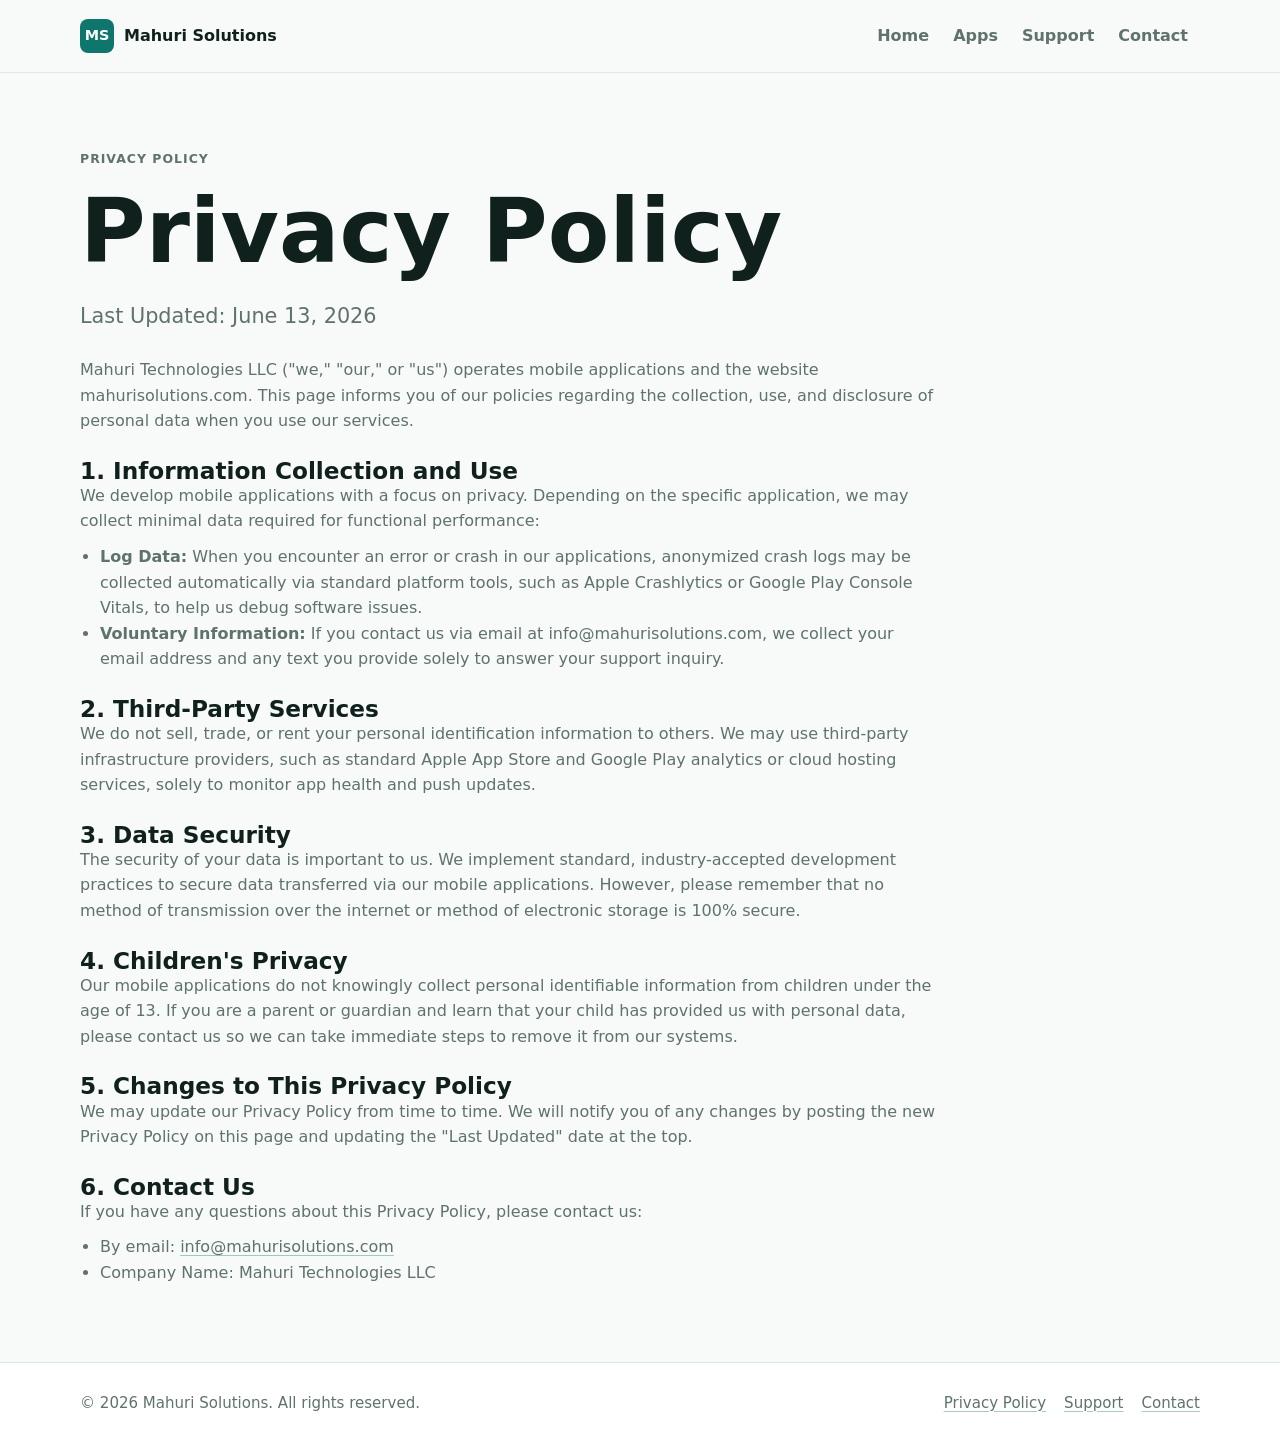
<file: privacy/petpulse/index.html>
<!doctype html>
<html lang="en">
  <head>
    <meta charset="utf-8">
    <meta name="viewport" content="width=device-width, initial-scale=1">
    <meta name="description" content="PetPulse privacy policy from Mahuri Technologies LLC.">
    <title>PetPulse Privacy Policy | Mahuri Solutions</title>
    <meta http-equiv="refresh" content="0; url=../index.html">
    <link rel="canonical" href="../index.html">
    <link rel="stylesheet" href="../../assets/css/styles.css">
  </head>
  <body>
    <main class="section">
      <p>PetPulse uses the Mahuri Technologies LLC privacy policy. <a href="../index.html">View the privacy policy</a>.</p>
    </main>
  </body>
</html>
</file>
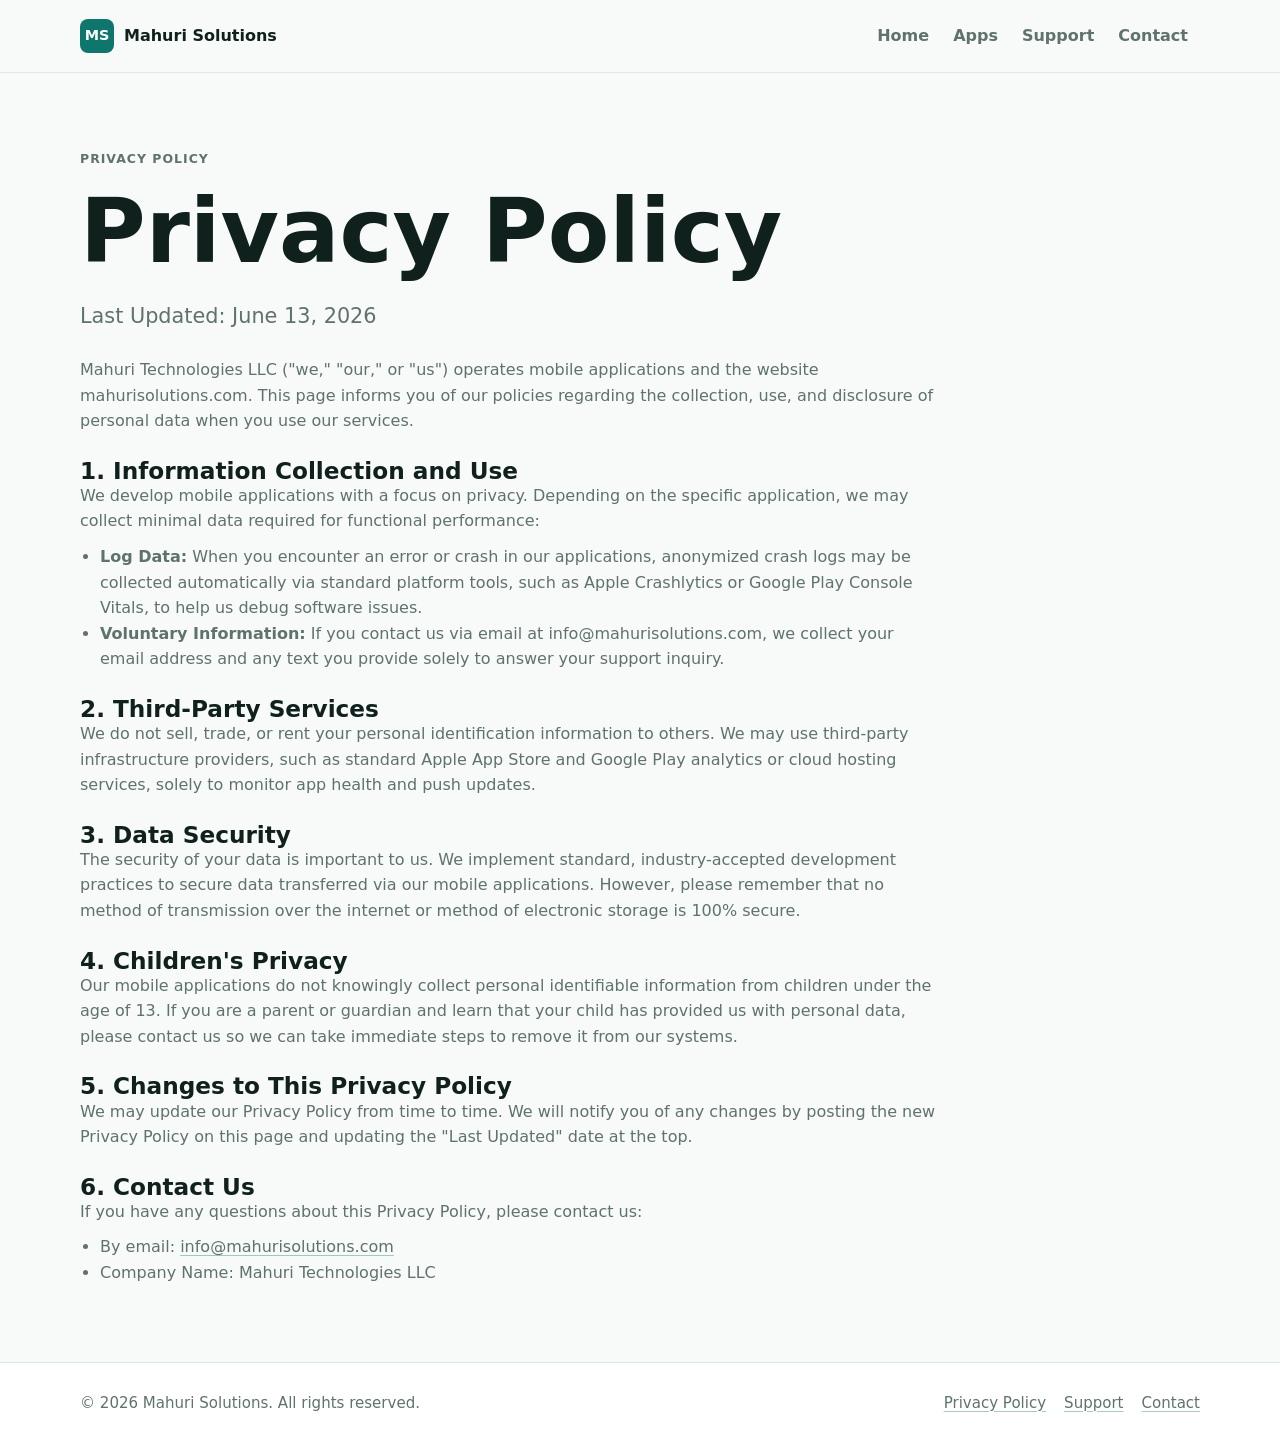
<file: privacy/pitchtrace/index.html>
<!doctype html>
<html lang="en">
  <head>
    <meta charset="utf-8">
    <meta name="viewport" content="width=device-width, initial-scale=1">
    <meta name="description" content="PitchTrace privacy policy from Mahuri Technologies LLC.">
    <title>PitchTrace Privacy Policy | Mahuri Solutions</title>
    <meta http-equiv="refresh" content="0; url=../index.html">
    <link rel="canonical" href="../index.html">
    <link rel="stylesheet" href="../../assets/css/styles.css">
  </head>
  <body>
    <main class="section">
      <p>PitchTrace uses the Mahuri Technologies LLC privacy policy. <a href="../index.html">View the privacy policy</a>.</p>
    </main>
  </body>
</html>
</file>
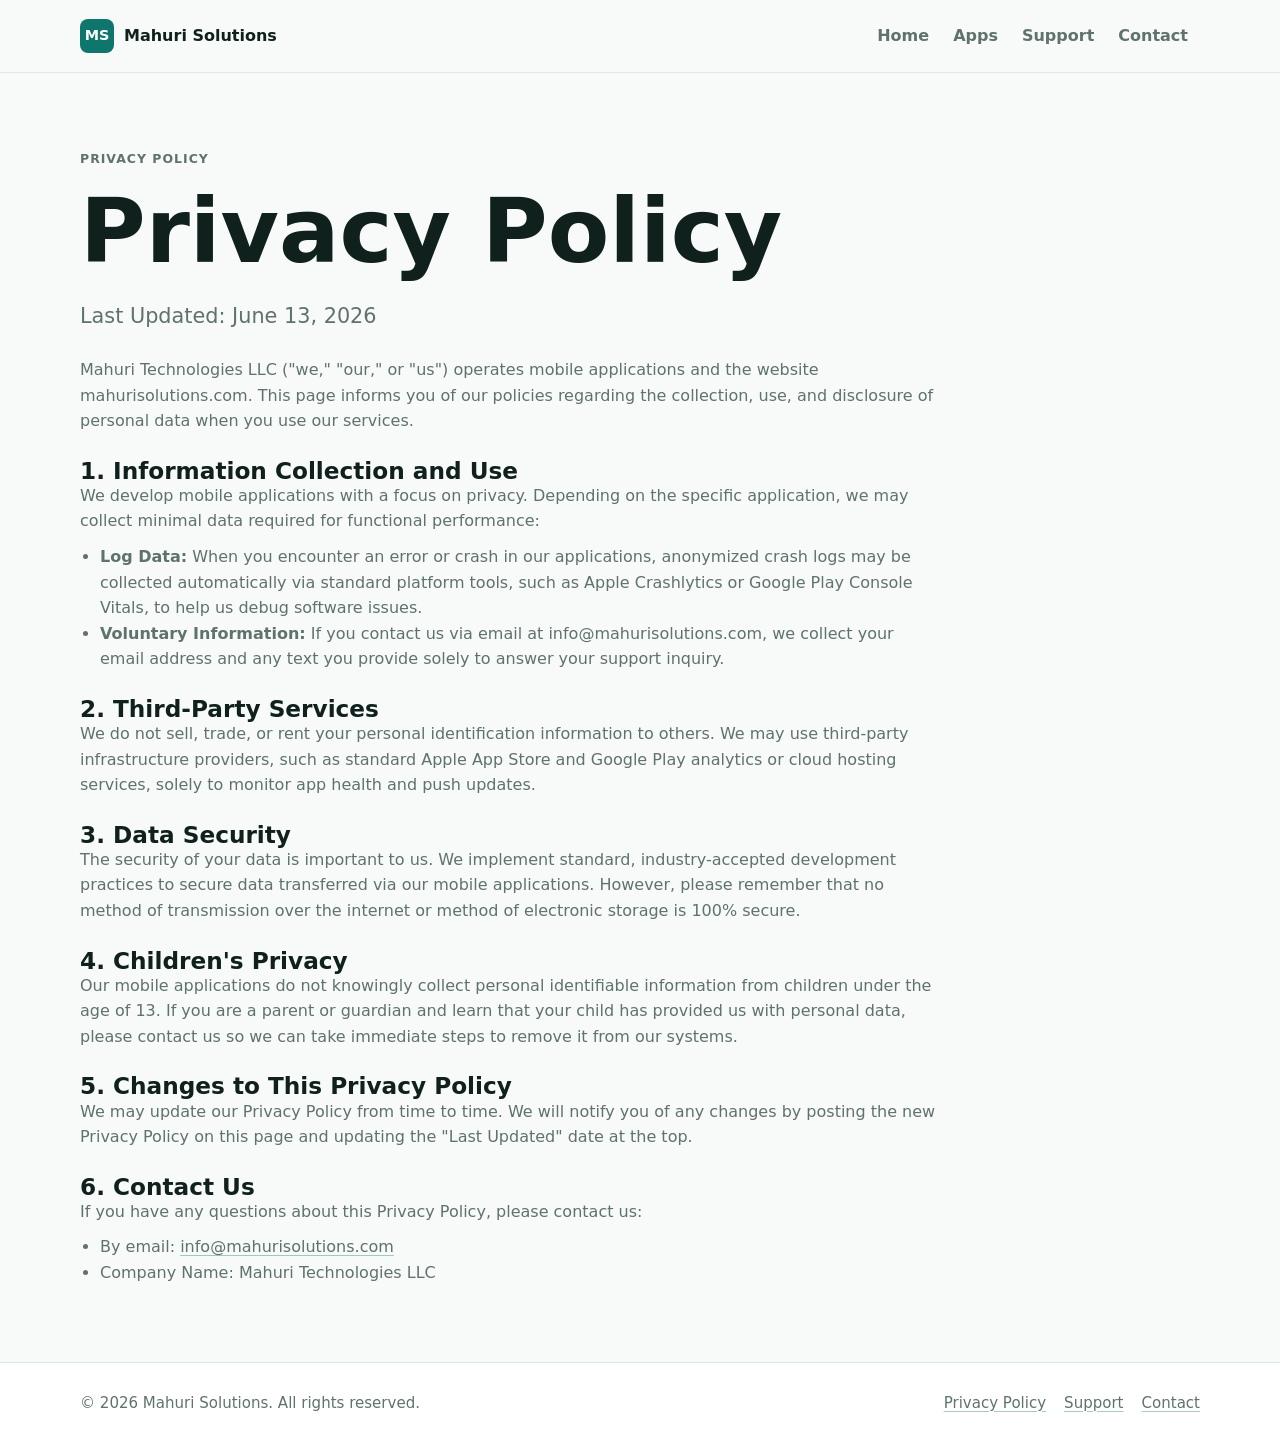
<file: privacy/worldlens/index.html>
<!doctype html>
<html lang="en">
  <head>
    <meta charset="utf-8">
    <meta name="viewport" content="width=device-width, initial-scale=1">
    <meta name="description" content="WorldLens privacy policy from Mahuri Technologies LLC.">
    <title>WorldLens Privacy Policy | Mahuri Solutions</title>
    <meta http-equiv="refresh" content="0; url=../index.html">
    <link rel="canonical" href="../index.html">
    <link rel="stylesheet" href="../../assets/css/styles.css">
  </head>
  <body>
    <main class="section">
      <p>WorldLens uses the Mahuri Technologies LLC privacy policy. <a href="../index.html">View the privacy policy</a>.</p>
    </main>
  </body>
</html>
</file>
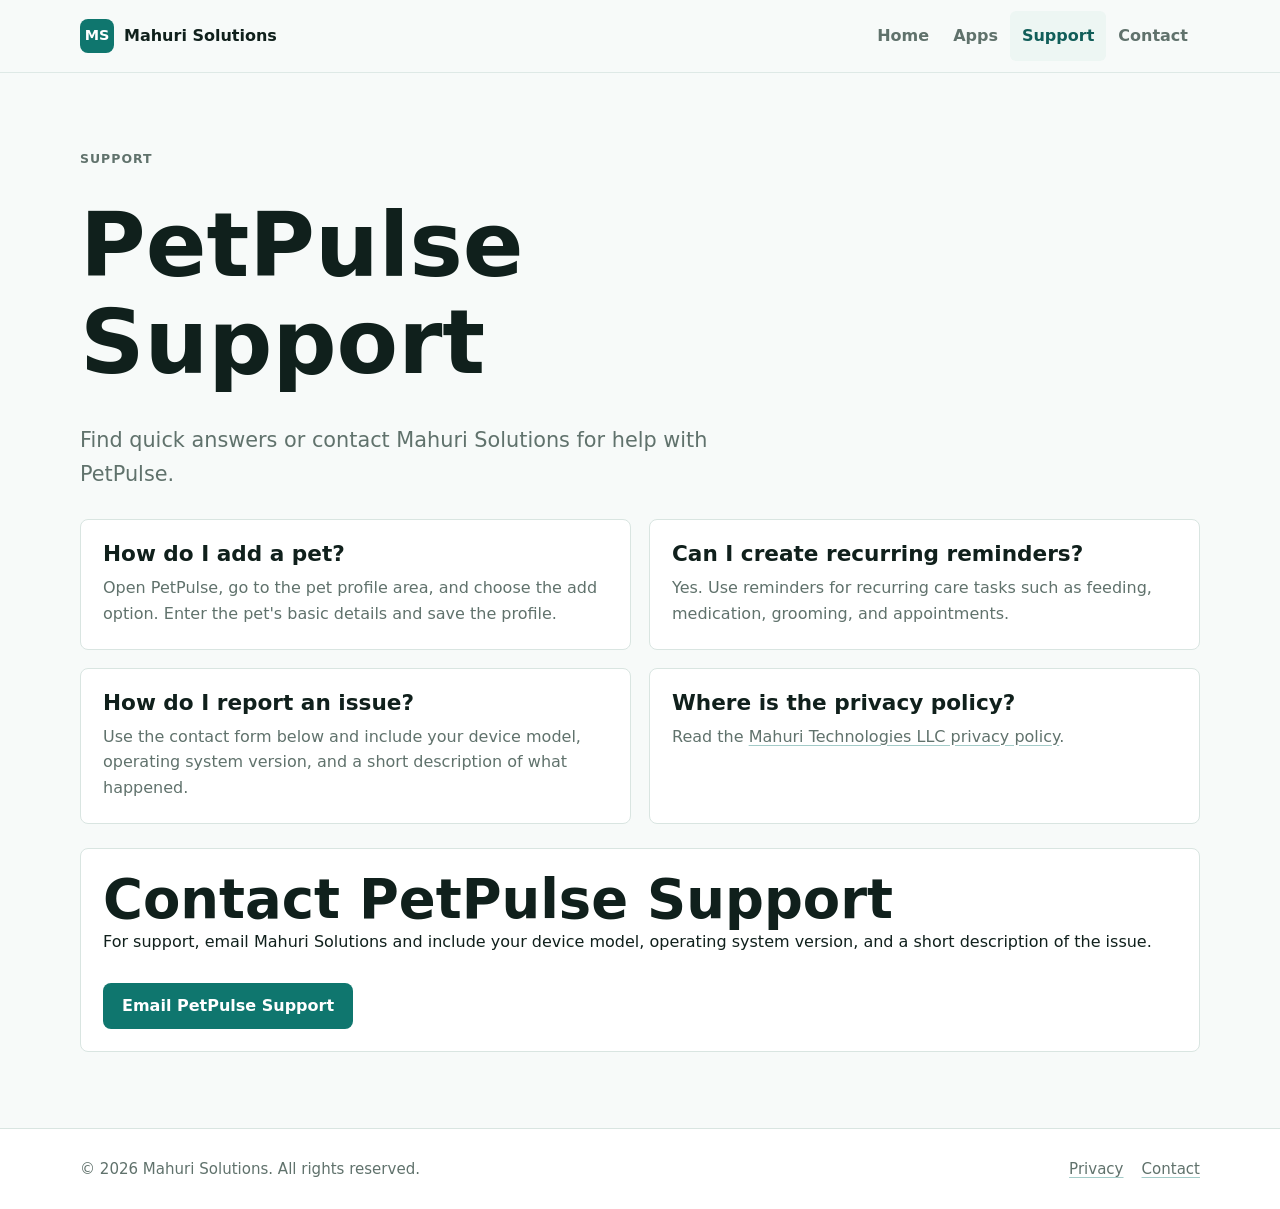
<file: support/petpulse/index.html>
<!doctype html>
<html lang="en">
  <head>
    <meta charset="utf-8">
    <meta name="viewport" content="width=device-width, initial-scale=1">
    <meta name="description" content="PetPulse support and frequently asked questions.">
    <title>PetPulse Support | Mahuri Solutions</title>
    <link rel="stylesheet" href="../../assets/css/styles.css">
  </head>
  <body>
    <a class="skip-link" href="#main">Skip to content</a>
    <header class="site-header"><div class="nav-wrap"><a class="brand" href="../../index.html"><span class="brand-mark">MS</span><span>Mahuri Solutions</span></a><button class="nav-toggle" type="button" aria-label="Toggle navigation" aria-expanded="false" data-nav-toggle><span></span></button><nav class="nav-links" aria-label="Primary navigation" data-nav-links><a href="../../index.html">Home</a><a href="../../index.html#apps">Apps</a><a href="index.html" aria-current="page">Support</a><a href="../../contact/index.html">Contact</a></nav></div></header>
    <main id="main" class="section">
      <div class="section-header"><p class="eyebrow">Support</p><h1>PetPulse Support</h1><p class="lead">Find quick answers or contact Mahuri Solutions for help with PetPulse.</p></div>
      <div class="support-grid">
        <article class="faq-item"><h3>How do I add a pet?</h3><p>Open PetPulse, go to the pet profile area, and choose the add option. Enter the pet's basic details and save the profile.</p></article>
        <article class="faq-item"><h3>Can I create recurring reminders?</h3><p>Yes. Use reminders for recurring care tasks such as feeding, medication, grooming, and appointments.</p></article>
        <article class="faq-item"><h3>How do I report an issue?</h3><p>Use the contact form below and include your device model, operating system version, and a short description of what happened.</p></article>
        <article class="faq-item"><h3>Where is the privacy policy?</h3><p>Read the <a href="../../privacy/index.html">Mahuri Technologies LLC privacy policy</a>.</p></article>
      </div>
      <div class="contact-panel" style="margin-top: 24px;">
        <h2>Contact PetPulse Support</h2>
        <p>For support, email Mahuri Solutions and include your device model, operating system version, and a short description of the issue.</p>
        <div class="button-row">
          <a class="button primary" href="mailto:info@mahurisolutions.com?subject=PetPulse%20Support">Email PetPulse Support</a>
        </div>
      </div>
    </main>
    <footer class="site-footer"><div class="footer-inner"><p>&copy; <span data-year></span> Mahuri Solutions. All rights reserved.</p><div class="footer-links"><a href="../../privacy/index.html">Privacy</a><a href="../../contact/index.html">Contact</a></div></div></footer>
    <script src="../../assets/js/main.js" defer></script>
  </body>
</html>
</file>
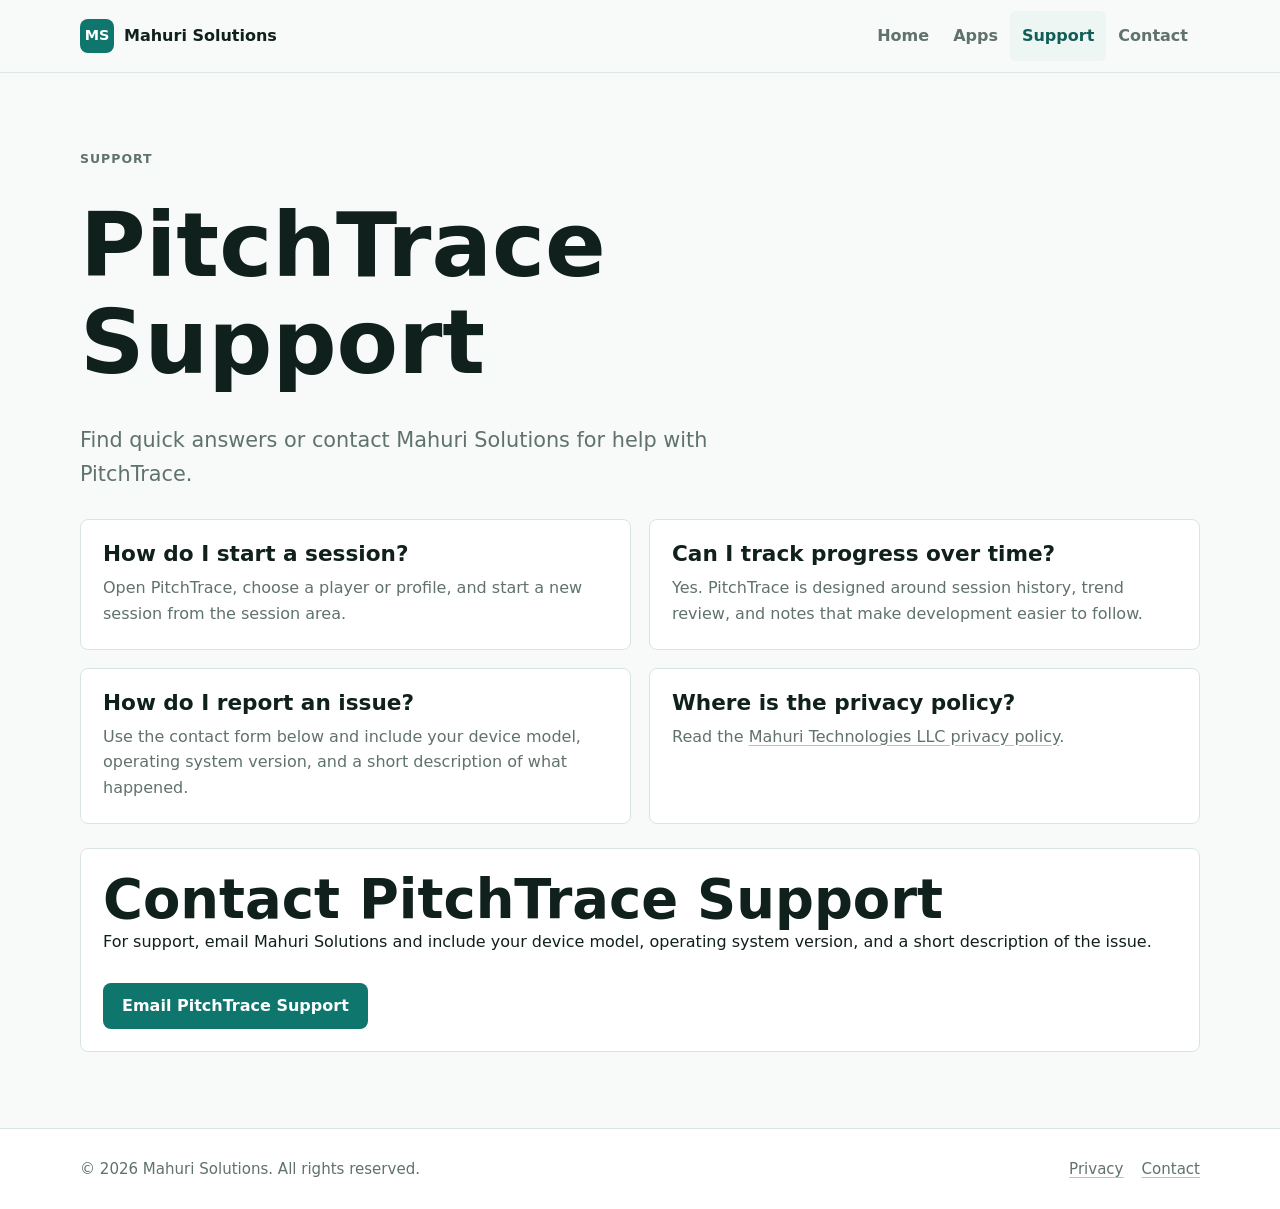
<file: support/pitchtrace/index.html>
<!doctype html>
<html lang="en">
  <head>
    <meta charset="utf-8">
    <meta name="viewport" content="width=device-width, initial-scale=1">
    <meta name="description" content="PitchTrace support and frequently asked questions.">
    <title>PitchTrace Support | Mahuri Solutions</title>
    <link rel="stylesheet" href="../../assets/css/styles.css">
  </head>
  <body>
    <a class="skip-link" href="#main">Skip to content</a>
    <header class="site-header"><div class="nav-wrap"><a class="brand" href="../../index.html"><span class="brand-mark">MS</span><span>Mahuri Solutions</span></a><button class="nav-toggle" type="button" aria-label="Toggle navigation" aria-expanded="false" data-nav-toggle><span></span></button><nav class="nav-links" aria-label="Primary navigation" data-nav-links><a href="../../index.html">Home</a><a href="../../index.html#apps">Apps</a><a href="index.html" aria-current="page">Support</a><a href="../../contact/index.html">Contact</a></nav></div></header>
    <main id="main" class="section">
      <div class="section-header"><p class="eyebrow">Support</p><h1>PitchTrace Support</h1><p class="lead">Find quick answers or contact Mahuri Solutions for help with PitchTrace.</p></div>
      <div class="support-grid">
        <article class="faq-item"><h3>How do I start a session?</h3><p>Open PitchTrace, choose a player or profile, and start a new session from the session area.</p></article>
        <article class="faq-item"><h3>Can I track progress over time?</h3><p>Yes. PitchTrace is designed around session history, trend review, and notes that make development easier to follow.</p></article>
        <article class="faq-item"><h3>How do I report an issue?</h3><p>Use the contact form below and include your device model, operating system version, and a short description of what happened.</p></article>
        <article class="faq-item"><h3>Where is the privacy policy?</h3><p>Read the <a href="../../privacy/index.html">Mahuri Technologies LLC privacy policy</a>.</p></article>
      </div>
      <div class="contact-panel" style="margin-top: 24px;">
        <h2>Contact PitchTrace Support</h2>
        <p>For support, email Mahuri Solutions and include your device model, operating system version, and a short description of the issue.</p>
        <div class="button-row">
          <a class="button primary" href="mailto:info@mahurisolutions.com?subject=PitchTrace%20Support">Email PitchTrace Support</a>
        </div>
      </div>
    </main>
    <footer class="site-footer"><div class="footer-inner"><p>&copy; <span data-year></span> Mahuri Solutions. All rights reserved.</p><div class="footer-links"><a href="../../privacy/index.html">Privacy</a><a href="../../contact/index.html">Contact</a></div></div></footer>
    <script src="../../assets/js/main.js" defer></script>
  </body>
</html>
</file>
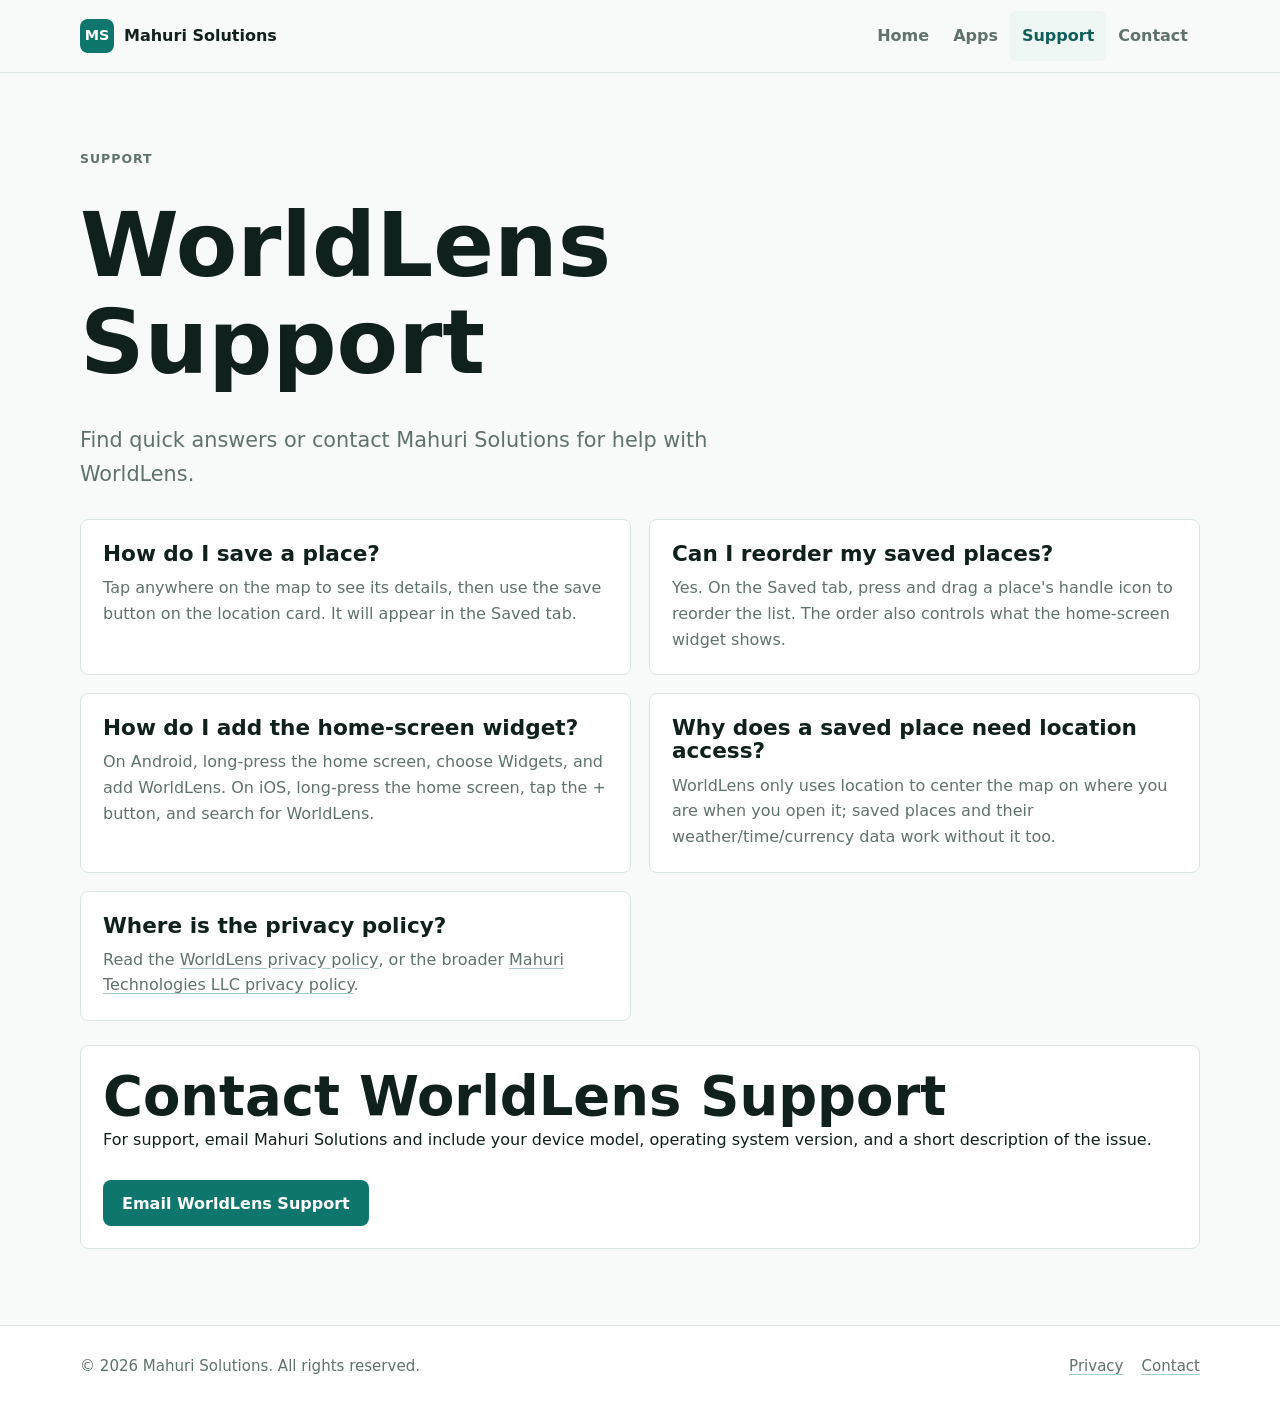
<file: support/worldlens/index.html>
<!doctype html>
<html lang="en">
  <head>
    <meta charset="utf-8">
    <meta name="viewport" content="width=device-width, initial-scale=1">
    <meta name="description" content="WorldLens support and frequently asked questions.">
    <title>WorldLens Support | Mahuri Solutions</title>
    <link rel="stylesheet" href="../../assets/css/styles.css">
  </head>
  <body>
    <a class="skip-link" href="#main">Skip to content</a>
    <header class="site-header"><div class="nav-wrap"><a class="brand" href="../../index.html"><span class="brand-mark">MS</span><span>Mahuri Solutions</span></a><button class="nav-toggle" type="button" aria-label="Toggle navigation" aria-expanded="false" data-nav-toggle><span></span></button><nav class="nav-links" aria-label="Primary navigation" data-nav-links><a href="../../index.html">Home</a><a href="../../index.html#apps">Apps</a><a href="index.html" aria-current="page">Support</a><a href="../../contact/index.html">Contact</a></nav></div></header>
    <main id="main" class="section">
      <div class="section-header"><p class="eyebrow">Support</p><h1>WorldLens Support</h1><p class="lead">Find quick answers or contact Mahuri Solutions for help with WorldLens.</p></div>
      <div class="support-grid">
        <article class="faq-item"><h3>How do I save a place?</h3><p>Tap anywhere on the map to see its details, then use the save button on the location card. It will appear in the Saved tab.</p></article>
        <article class="faq-item"><h3>Can I reorder my saved places?</h3><p>Yes. On the Saved tab, press and drag a place's handle icon to reorder the list. The order also controls what the home-screen widget shows.</p></article>
        <article class="faq-item"><h3>How do I add the home-screen widget?</h3><p>On Android, long-press the home screen, choose Widgets, and add WorldLens. On iOS, long-press the home screen, tap the + button, and search for WorldLens.</p></article>
        <article class="faq-item"><h3>Why does a saved place need location access?</h3><p>WorldLens only uses location to center the map on where you are when you open it; saved places and their weather/time/currency data work without it too.</p></article>
        <article class="faq-item"><h3>Where is the privacy policy?</h3><p>Read the <a href="../../apps/worldlens/privacy/index.html">WorldLens privacy policy</a>, or the broader <a href="../../privacy/index.html">Mahuri Technologies LLC privacy policy</a>.</p></article>
      </div>
      <div class="contact-panel" style="margin-top: 24px;">
        <h2>Contact WorldLens Support</h2>
        <p>For support, email Mahuri Solutions and include your device model, operating system version, and a short description of the issue.</p>
        <div class="button-row">
          <a class="button primary" href="mailto:info@mahurisolutions.com?subject=WorldLens%20Support">Email WorldLens Support</a>
        </div>
      </div>
    </main>
    <footer class="site-footer"><div class="footer-inner"><p>&copy; <span data-year></span> Mahuri Solutions. All rights reserved.</p><div class="footer-links"><a href="../../privacy/index.html">Privacy</a><a href="../../contact/index.html">Contact</a></div></div></footer>
    <script src="../../assets/js/main.js" defer></script>
  </body>
</html>
</file>
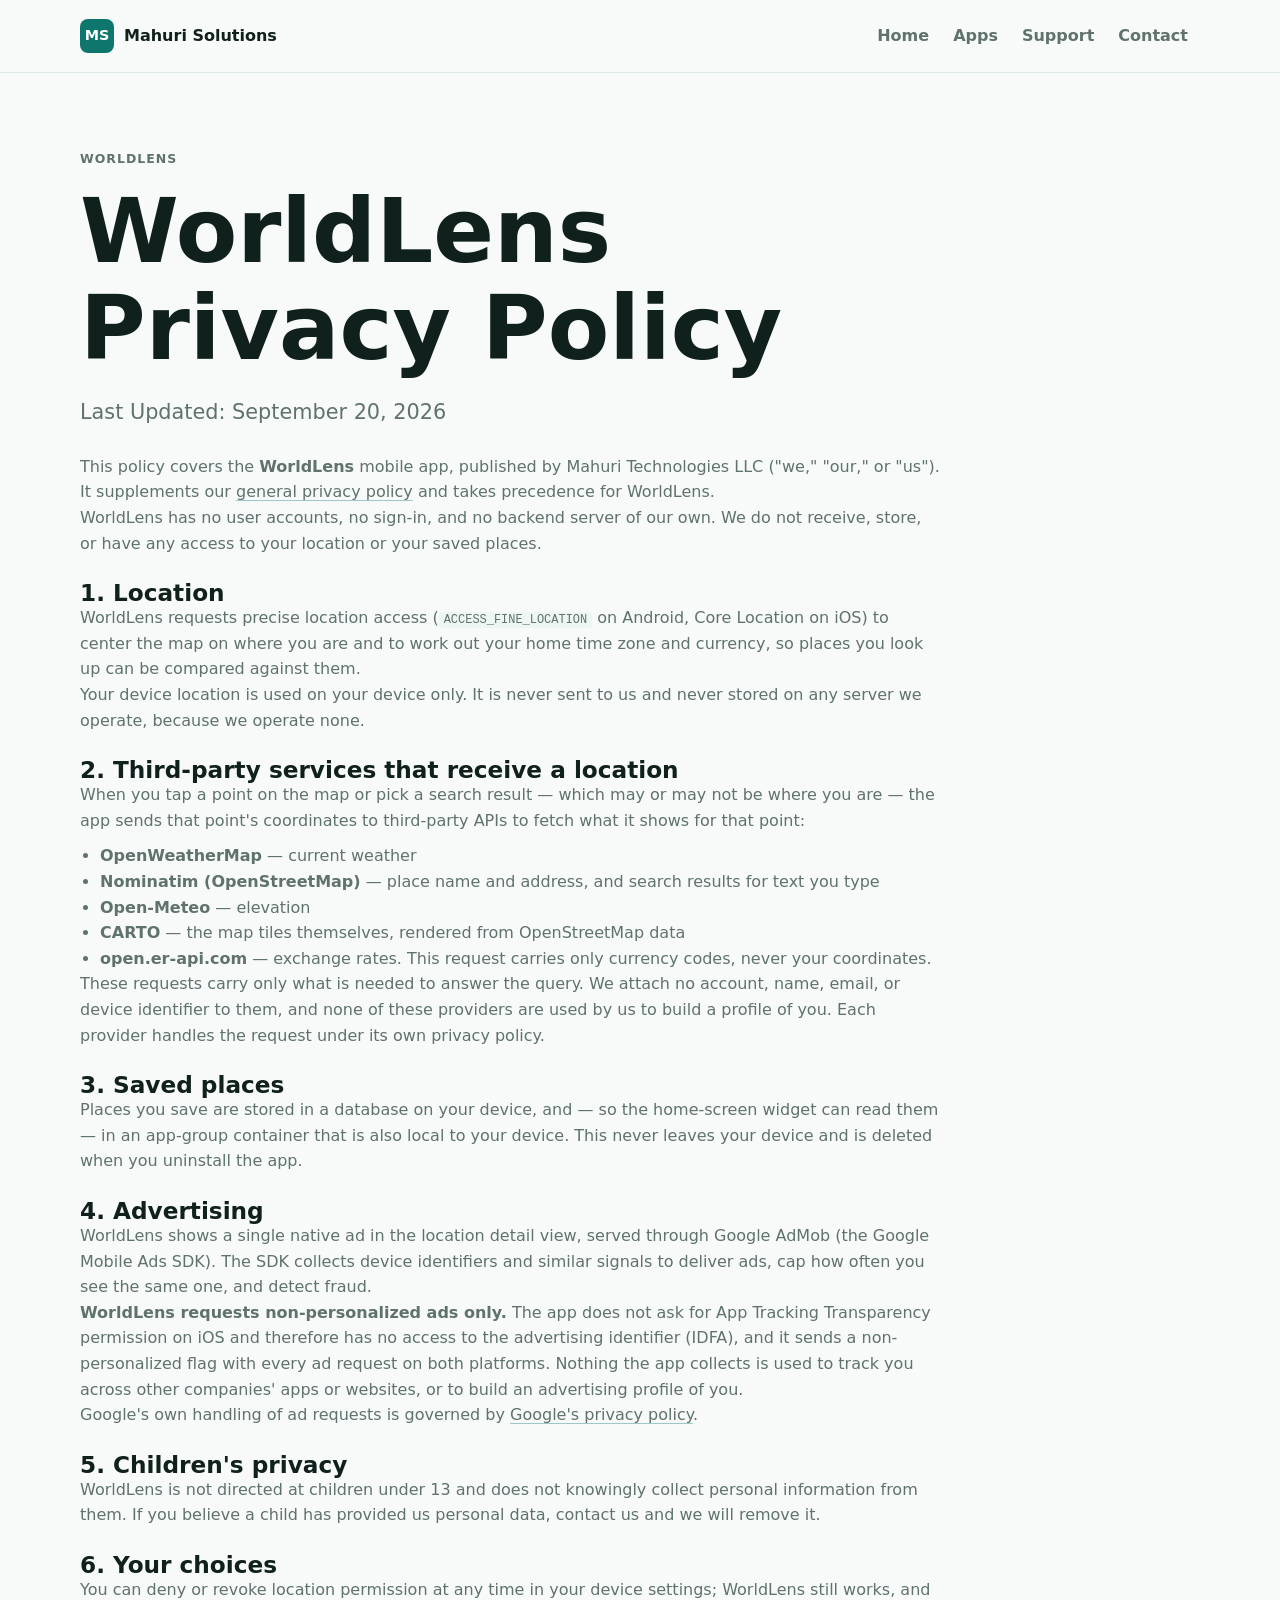
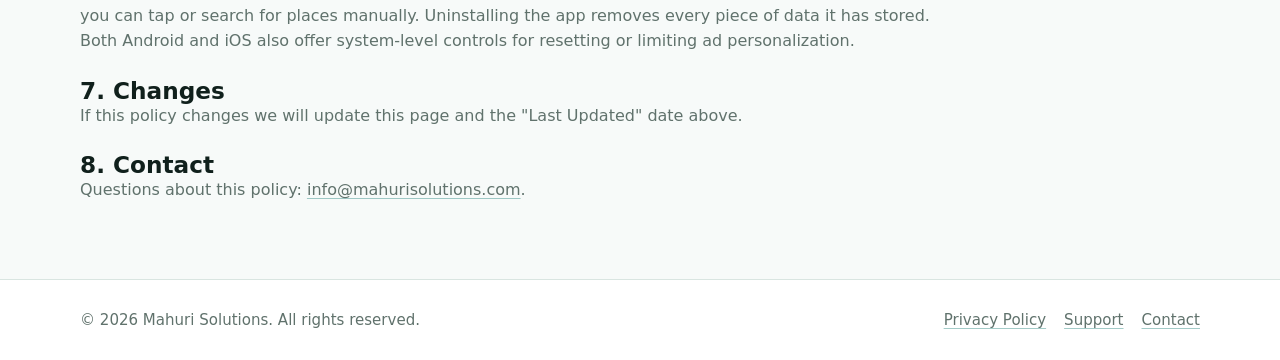
<file: apps/worldlens/privacy/index.html>
<!doctype html>
<html lang="en">
  <head>
    <meta charset="utf-8">
    <meta name="viewport" content="width=device-width, initial-scale=1">
    <meta name="description" content="Privacy policy for WorldLens by Mahuri Technologies LLC: what location data the app uses, which third-party services receive it, and how advertising works.">
    <title>WorldLens Privacy Policy | Mahuri Solutions</title>
    <link rel="stylesheet" href="../../../assets/css/styles.css">
  </head>
  <body>
    <a class="skip-link" href="#main">Skip to content</a>
    <header class="site-header">
      <div class="nav-wrap">
        <a class="brand" href="../../../index.html"><span class="brand-mark">MS</span><span>Mahuri Solutions</span></a>
        <button class="nav-toggle" type="button" aria-label="Toggle navigation" aria-expanded="false" data-nav-toggle><span></span></button>
        <nav class="nav-links" aria-label="Primary navigation" data-nav-links>
          <a href="../../../index.html">Home</a>
          <a href="../../../index.html#apps">Apps</a>
          <a href="../../../support/worldlens/index.html">Support</a>
          <a href="../../../contact/index.html">Contact</a>
        </nav>
      </div>
    </header>

    <main id="main" class="section">
      <article class="policy-content">
        <header>
          <p class="eyebrow">WorldLens</p>
          <h1>WorldLens Privacy Policy</h1>
          <p class="lead">Last Updated: September 20, 2026</p>
        </header>

        <section>
          <p>This policy covers the <strong>WorldLens</strong> mobile app, published by Mahuri
          Technologies LLC ("we," "our," or "us"). It supplements our
          <a href="../../../privacy/index.html">general privacy policy</a> and takes precedence
          for WorldLens.</p>
          <p>WorldLens has no user accounts, no sign-in, and no backend server of our own. We do
          not receive, store, or have any access to your location or your saved places.</p>
        </section>

        <section>
          <h2>1. Location</h2>
          <p>WorldLens requests precise location access (<code>ACCESS_FINE_LOCATION</code> on
          Android, Core Location on iOS) to center the map on where you are and to work out your
          home time zone and currency, so places you look up can be compared against them.</p>
          <p>Your device location is used on your device only. It is never sent to us and never
          stored on any server we operate, because we operate none.</p>
        </section>

        <section>
          <h2>2. Third-party services that receive a location</h2>
          <p>When you tap a point on the map or pick a search result &mdash; which may or may not
          be where you are &mdash; the app sends that point's coordinates to third-party APIs to
          fetch what it shows for that point:</p>
          <ul>
            <li><strong>OpenWeatherMap</strong> &mdash; current weather</li>
            <li><strong>Nominatim (OpenStreetMap)</strong> &mdash; place name and address, and
            search results for text you type</li>
            <li><strong>Open-Meteo</strong> &mdash; elevation</li>
            <li><strong>CARTO</strong> &mdash; the map tiles themselves, rendered from
            OpenStreetMap data</li>
            <li><strong>open.er-api.com</strong> &mdash; exchange rates. This request carries only
            currency codes, never your coordinates.</li>
          </ul>
          <p>These requests carry only what is needed to answer the query. We attach no account,
          name, email, or device identifier to them, and none of these providers are used by us to
          build a profile of you. Each provider handles the request under its own privacy policy.</p>
        </section>

        <section>
          <h2>3. Saved places</h2>
          <p>Places you save are stored in a database on your device, and &mdash; so the
          home-screen widget can read them &mdash; in an app-group container that is also local to
          your device. This never leaves your device and is deleted when you uninstall the app.</p>
        </section>

        <section>
          <h2>4. Advertising</h2>
          <p>WorldLens shows a single native ad in the location detail view, served through Google
          AdMob (the Google Mobile Ads SDK). The SDK collects device identifiers and similar
          signals to deliver ads, cap how often you see the same one, and detect fraud.</p>
          <p><strong>WorldLens requests non-personalized ads only.</strong> The app does not ask
          for App Tracking Transparency permission on iOS and therefore has no access to the
          advertising identifier (IDFA), and it sends a non-personalized flag with every ad
          request on both platforms. Nothing the app collects is used to track you across other
          companies' apps or websites, or to build an advertising profile of you.</p>
          <p>Google's own handling of ad requests is governed by
          <a href="https://policies.google.com/technologies/partner-sites" rel="noopener">Google's
          privacy policy</a>.</p>
        </section>

        <section>
          <h2>5. Children's privacy</h2>
          <p>WorldLens is not directed at children under 13 and does not knowingly collect
          personal information from them. If you believe a child has provided us personal data,
          contact us and we will remove it.</p>
        </section>

        <section>
          <h2>6. Your choices</h2>
          <p>You can deny or revoke location permission at any time in your device settings;
          WorldLens still works, and you can tap or search for places manually. Uninstalling the
          app removes every piece of data it has stored. Both Android and iOS also offer
          system-level controls for resetting or limiting ad personalization.</p>
        </section>

        <section>
          <h2>7. Changes</h2>
          <p>If this policy changes we will update this page and the "Last Updated" date above.</p>
        </section>

        <section>
          <h2>8. Contact</h2>
          <p>Questions about this policy: <a href="mailto:info@mahurisolutions.com">info@mahurisolutions.com</a>.</p>
        </section>
      </article>
    </main>

    <footer class="site-footer"><div class="footer-inner"><p>&copy; <span data-year></span> Mahuri Solutions. All rights reserved.</p><div class="footer-links"><a href="../../../privacy/index.html">Privacy Policy</a><a href="../../../support/worldlens/index.html">Support</a><a href="../../../contact/index.html">Contact</a></div></div></footer>
    <script src="../../../assets/js/main.js" defer></script>
  </body>
</html>
</file>
<file: assets/css/styles.css>
:root {
  --bg: #f7faf9;
  --surface: #ffffff;
  --surface-soft: #edf6f3;
  --ink: #10201c;
  --muted: #60726c;
  --line: #d9e5e1;
  --accent: #0f766e;
  --accent-strong: #115e59;
  --accent-soft: #d7f3ee;
  --shadow: 0 18px 45px rgba(16, 32, 28, 0.08);
  --radius: 8px;
  color-scheme: light;
}

* {
  box-sizing: border-box;
}

html {
  scroll-behavior: smooth;
}

body {
  margin: 0;
  background: var(--bg);
  color: var(--ink);
  font-family: Inter, ui-sans-serif, system-ui, -apple-system, BlinkMacSystemFont, "Segoe UI", sans-serif;
  line-height: 1.6;
}

img {
  display: block;
  max-width: 100%;
  height: auto;
}

a {
  color: inherit;
  text-decoration-color: rgba(15, 118, 110, 0.38);
  text-underline-offset: 0.18em;
}

a:hover {
  color: var(--accent-strong);
}

.site-header {
  position: sticky;
  top: 0;
  z-index: 10;
  border-bottom: 1px solid rgba(217, 229, 225, 0.8);
  background: rgba(247, 250, 249, 0.92);
  backdrop-filter: blur(14px);
}

.nav-wrap,
.section,
.footer-inner {
  width: min(1120px, calc(100% - 32px));
  margin: 0 auto;
}

.nav-wrap {
  display: flex;
  align-items: center;
  justify-content: space-between;
  min-height: 72px;
  gap: 20px;
}

.brand {
  display: inline-flex;
  align-items: center;
  gap: 10px;
  font-weight: 760;
  text-decoration: none;
}

.brand-mark {
  display: grid;
  width: 34px;
  height: 34px;
  place-items: center;
  border-radius: 8px;
  background: var(--accent);
  color: white;
  font-size: 0.9rem;
  letter-spacing: 0;
}

.nav-toggle {
  display: inline-flex;
  align-items: center;
  justify-content: center;
  width: 42px;
  height: 42px;
  border: 1px solid var(--line);
  border-radius: 8px;
  background: var(--surface);
  color: var(--ink);
}

.nav-toggle span,
.nav-toggle span::before,
.nav-toggle span::after {
  display: block;
  width: 18px;
  height: 2px;
  border-radius: 999px;
  background: currentColor;
  content: "";
}

.nav-toggle span::before {
  transform: translateY(-6px);
}

.nav-toggle span::after {
  transform: translateY(4px);
}

.nav-links {
  position: absolute;
  top: 72px;
  right: 16px;
  left: 16px;
  display: none;
  padding: 10px;
  border: 1px solid var(--line);
  border-radius: 8px;
  background: var(--surface);
  box-shadow: var(--shadow);
}

.nav-links.is-open {
  display: grid;
}

.nav-links a {
  padding: 12px;
  border-radius: 6px;
  color: var(--muted);
  font-weight: 650;
  text-decoration: none;
}

.nav-links a:hover,
.nav-links a[aria-current="page"] {
  background: var(--surface-soft);
  color: var(--accent-strong);
}

.hero {
  padding: 72px 0 36px;
}

.hero-grid {
  display: grid;
  gap: 34px;
  align-items: center;
}

.eyebrow {
  margin: 0 0 14px;
  color: var(--accent-strong);
  font-size: 0.78rem;
  font-weight: 780;
  letter-spacing: 0.08em;
  text-transform: uppercase;
}

h1,
h2,
h3 {
  margin: 0;
  line-height: 1.08;
  letter-spacing: 0;
}

h1 {
  max-width: 760px;
  font-size: clamp(2.5rem, 8vw, 5.6rem);
}

h2 {
  font-size: clamp(2rem, 5vw, 3.4rem);
}

h3 {
  font-size: 1.35rem;
}

p {
  margin: 0;
}

.lead {
  max-width: 720px;
  margin-top: 20px;
  color: var(--muted);
  font-size: clamp(1.06rem, 2.5vw, 1.3rem);
}

.hero-actions,
.store-links,
.button-row {
  display: flex;
  flex-wrap: wrap;
  gap: 12px;
  margin-top: 28px;
}

.button,
.store-badge {
  display: inline-flex;
  align-items: center;
  justify-content: center;
  min-height: 46px;
  padding: 0 18px;
  border: 1px solid transparent;
  border-radius: 8px;
  font-weight: 760;
  text-decoration: none;
}

.button.primary {
  background: var(--accent);
  color: white;
}

.button.primary:hover {
  background: var(--accent-strong);
  color: white;
}

.button.secondary,
.store-badge {
  border-color: var(--line);
  background: var(--surface);
  color: var(--ink);
}

.button.secondary:hover,
.store-badge:hover {
  border-color: rgba(15, 118, 110, 0.45);
  color: var(--accent-strong);
}

.hero-panel {
  overflow: hidden;
  border: 1px solid var(--line);
  border-radius: 8px;
  background: var(--surface);
  box-shadow: var(--shadow);
}

.hero-panel img {
  width: 100%;
}

.section {
  padding: 56px 0;
}

.section-header {
  display: grid;
  gap: 14px;
  max-width: 760px;
  margin-bottom: 28px;
}

.section-header p,
.text-block p,
.feature-card p,
.app-card p,
.policy-content p,
.policy-content li,
.faq-item p {
  color: var(--muted);
}

.band {
  border-top: 1px solid var(--line);
  border-bottom: 1px solid var(--line);
  background: var(--surface);
}

.text-block {
  display: grid;
  gap: 16px;
  max-width: 860px;
}

.app-grid,
.feature-grid,
.support-grid,
.privacy-grid {
  display: grid;
  gap: 18px;
}

.app-card,
.feature-card,
.faq-item,
.contact-panel,
.policy-card {
  border: 1px solid var(--line);
  border-radius: 8px;
  background: var(--surface);
}

.app-card {
  display: grid;
  overflow: hidden;
}

.app-card-body,
.feature-card,
.faq-item,
.contact-panel,
.policy-card {
  padding: 22px;
}

.app-card img {
  width: 100%;
  border-bottom: 1px solid var(--line);
  background: var(--surface-soft);
}

.app-card h3,
.feature-card h3,
.faq-item h3 {
  margin-bottom: 10px;
}

.tag-list {
  display: flex;
  flex-wrap: wrap;
  gap: 8px;
  margin: 18px 0 0;
  padding: 0;
  list-style: none;
}

.tag-list li {
  padding: 6px 10px;
  border-radius: 999px;
  background: var(--accent-soft);
  color: var(--accent-strong);
  font-size: 0.86rem;
  font-weight: 700;
}

.app-hero {
  padding: 58px 0 26px;
}

.app-detail-grid {
  display: grid;
  gap: 28px;
  align-items: center;
}

.screenshot-strip {
  display: grid;
  grid-template-columns: 1fr;
  gap: 14px;
}

.screenshot-strip img {
  width: 100%;
  border: 1px solid var(--line);
  border-radius: 8px;
  background: var(--surface);
  box-shadow: 0 12px 30px rgba(16, 32, 28, 0.06);
}

.policy-content {
  display: grid;
  gap: 24px;
  max-width: 860px;
}

.policy-content h2 {
  font-size: 1.45rem;
}

.policy-content ul {
  margin: 10px 0 0;
  padding-left: 20px;
}

.policy-content code {
  background: var(--surface-soft);
  border-radius: 4px;
  padding: 1px 5px;
  font-size: 0.92em;
}

.contact-form {
  display: grid;
  gap: 16px;
}

.field {
  display: grid;
  gap: 8px;
}

label {
  font-weight: 720;
}

input,
select,
textarea {
  width: 100%;
  min-height: 46px;
  padding: 12px 14px;
  border: 1px solid var(--line);
  border-radius: 8px;
  background: var(--surface);
  color: var(--ink);
  font: inherit;
}

textarea {
  min-height: 150px;
  resize: vertical;
}

input:focus,
select:focus,
textarea:focus {
  outline: 3px solid rgba(15, 118, 110, 0.16);
  border-color: var(--accent);
}

.form-note,
.fine-print {
  color: var(--muted);
  font-size: 0.92rem;
}

.site-footer {
  border-top: 1px solid var(--line);
  background: var(--surface);
}

.footer-inner {
  display: grid;
  gap: 16px;
  padding: 28px 0;
  color: var(--muted);
  font-size: 0.94rem;
}

.footer-links {
  display: flex;
  flex-wrap: wrap;
  gap: 12px 18px;
}

.skip-link {
  position: absolute;
  top: -60px;
  left: 16px;
  z-index: 20;
  padding: 10px 14px;
  background: var(--ink);
  color: white;
}

.skip-link:focus {
  top: 12px;
}

@media (min-width: 720px) {
  .nav-toggle {
    display: none;
  }

  .nav-links {
    position: static;
    display: flex;
    padding: 0;
    border: 0;
    background: transparent;
    box-shadow: none;
  }

  .hero {
    padding-top: 94px;
  }

  .hero-grid,
  .app-detail-grid {
    grid-template-columns: minmax(0, 1.04fr) minmax(280px, 0.7fr);
  }

  .app-grid,
  .support-grid,
  .privacy-grid {
    grid-template-columns: repeat(2, minmax(0, 1fr));
  }

  .feature-grid {
    grid-template-columns: repeat(3, minmax(0, 1fr));
  }

  .screenshot-strip {
    grid-template-columns: repeat(3, minmax(0, 1fr));
  }

  .footer-inner {
    grid-template-columns: 1fr auto;
    align-items: center;
  }
}

@media (min-width: 1000px) {
  .section {
    padding: 76px 0;
  }
}
</file>
